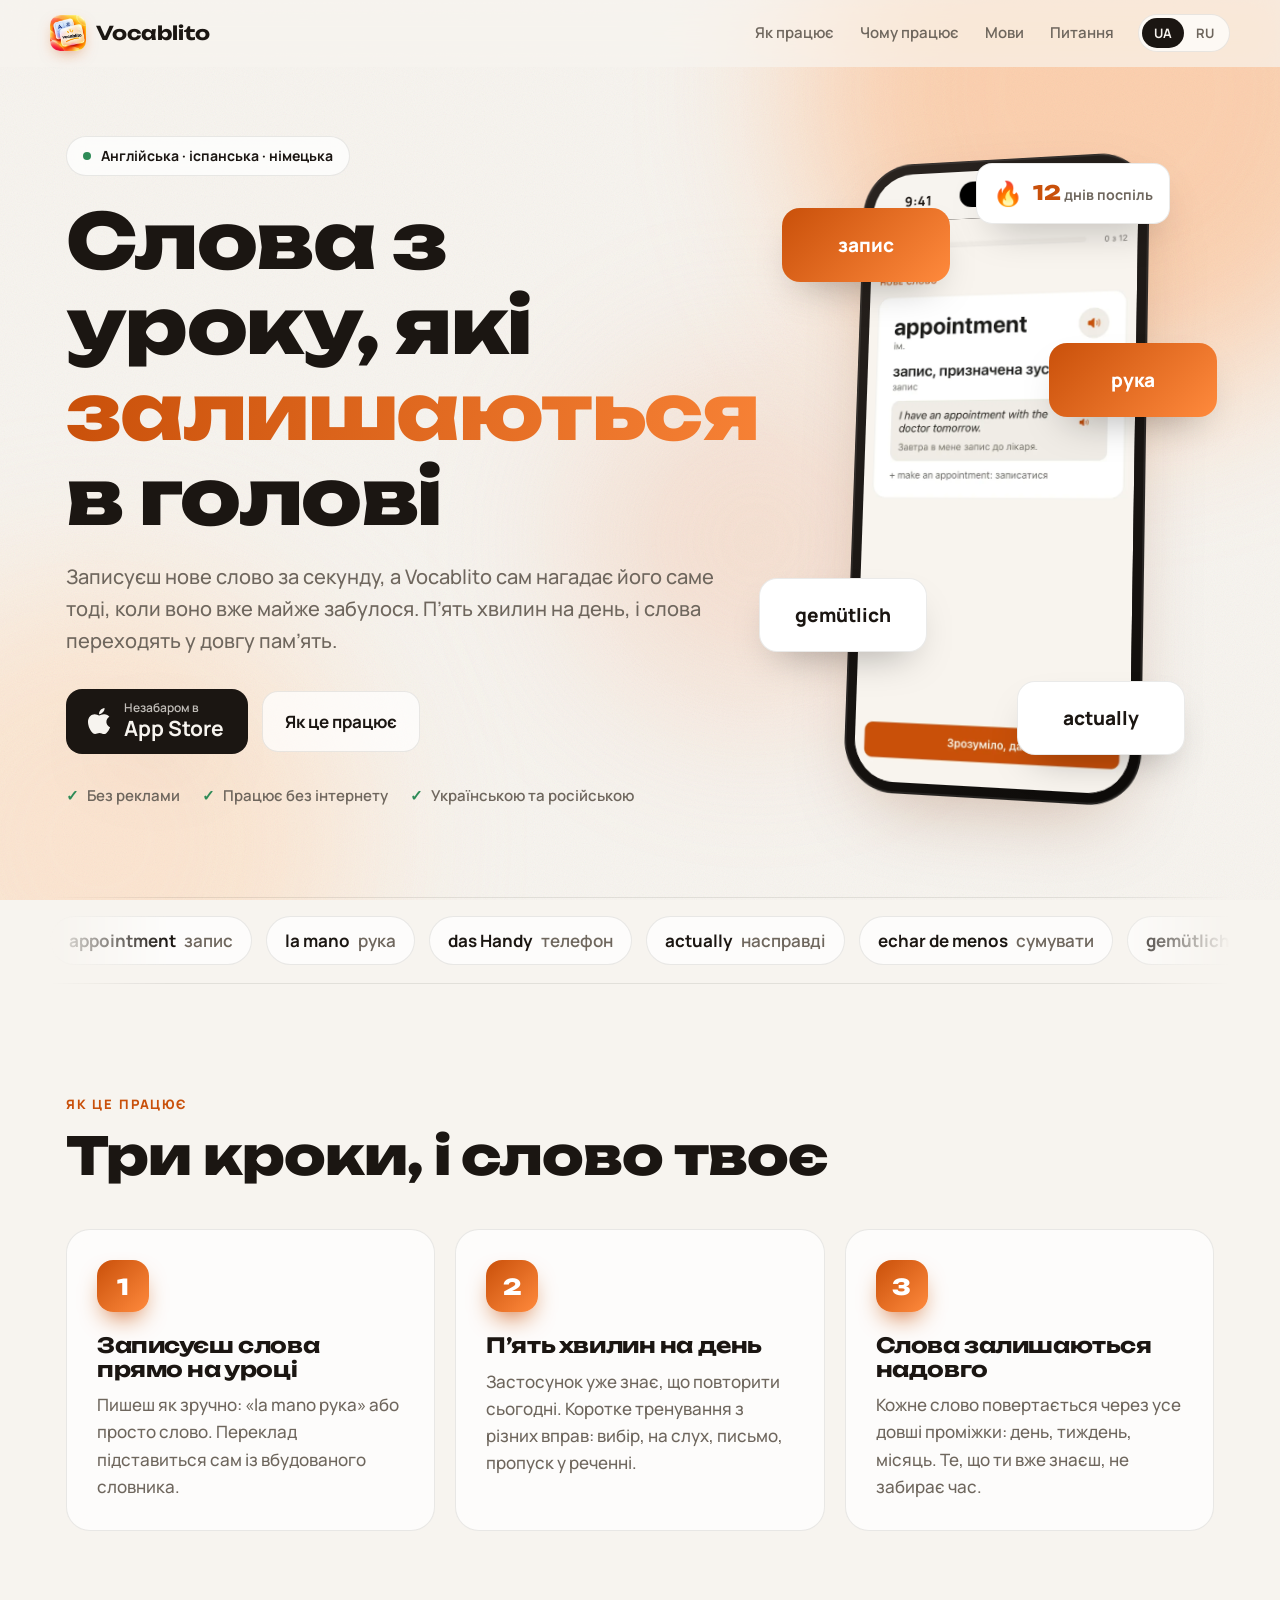
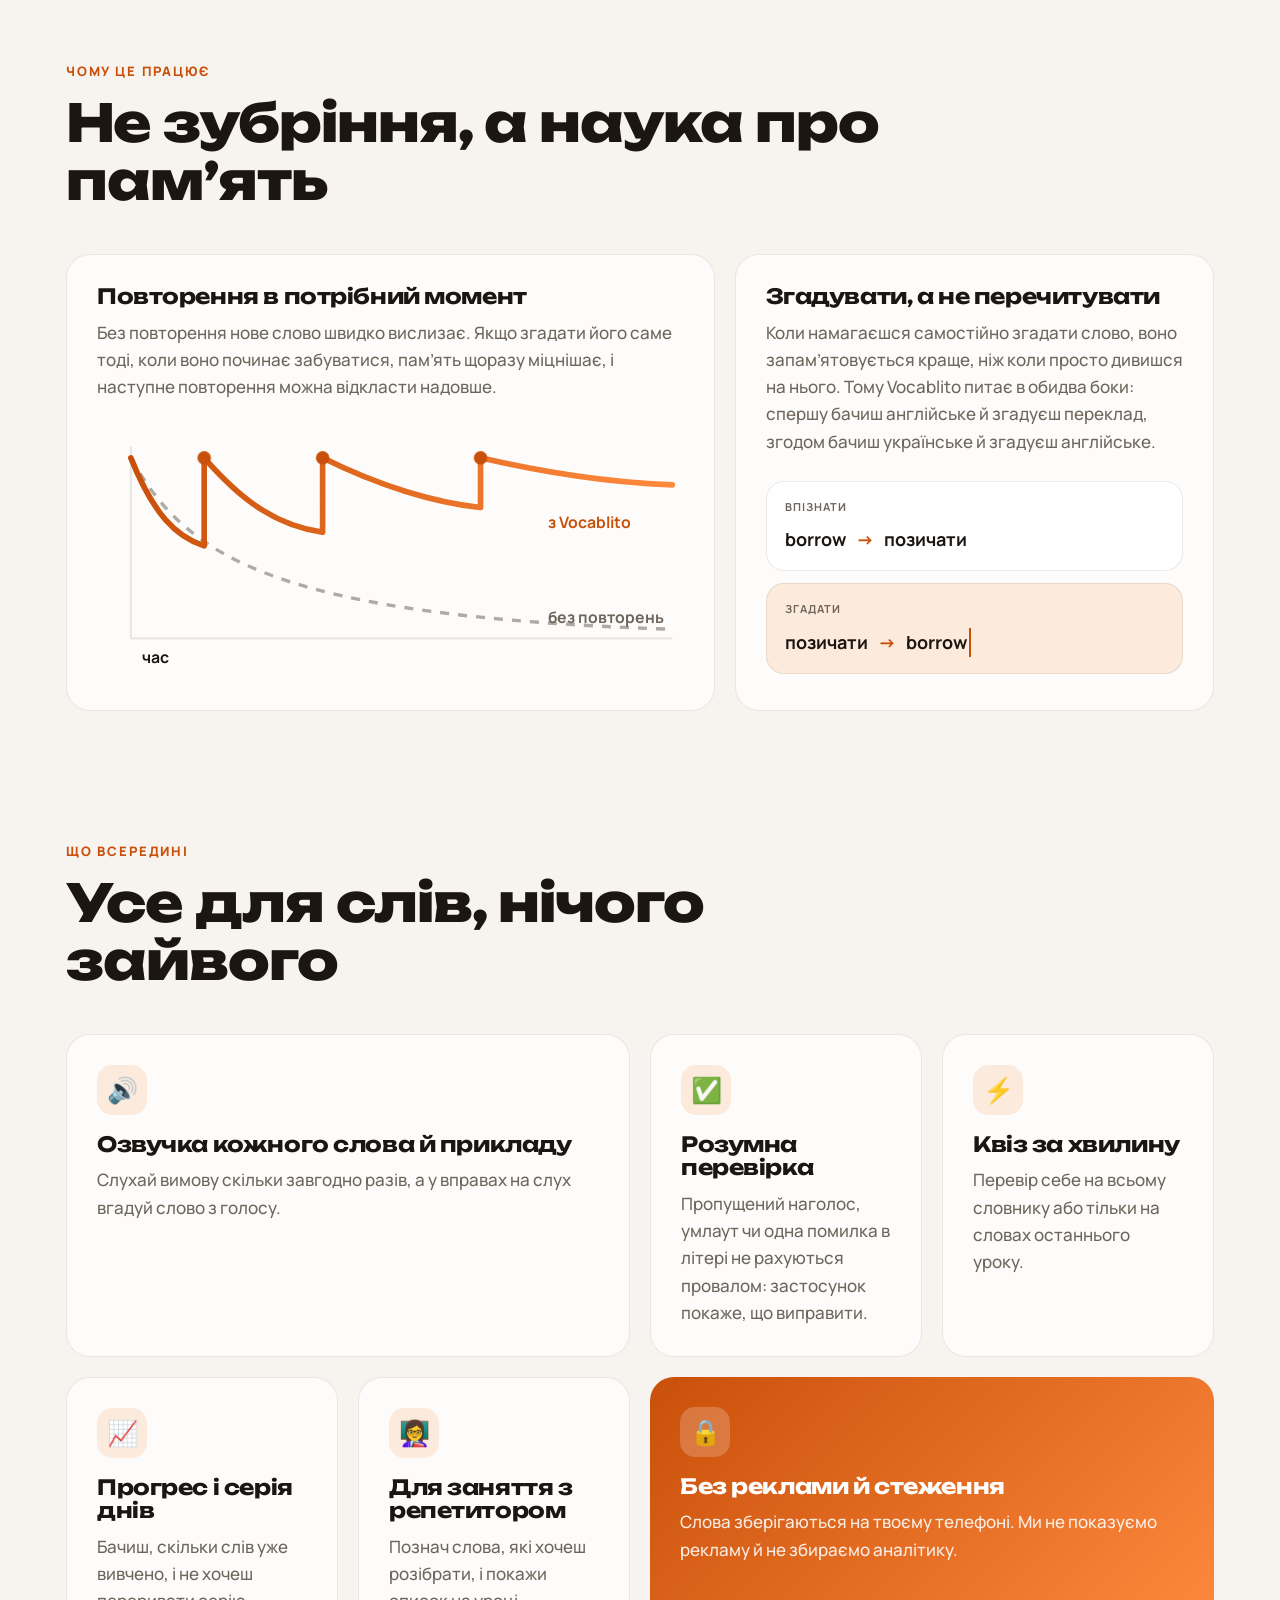
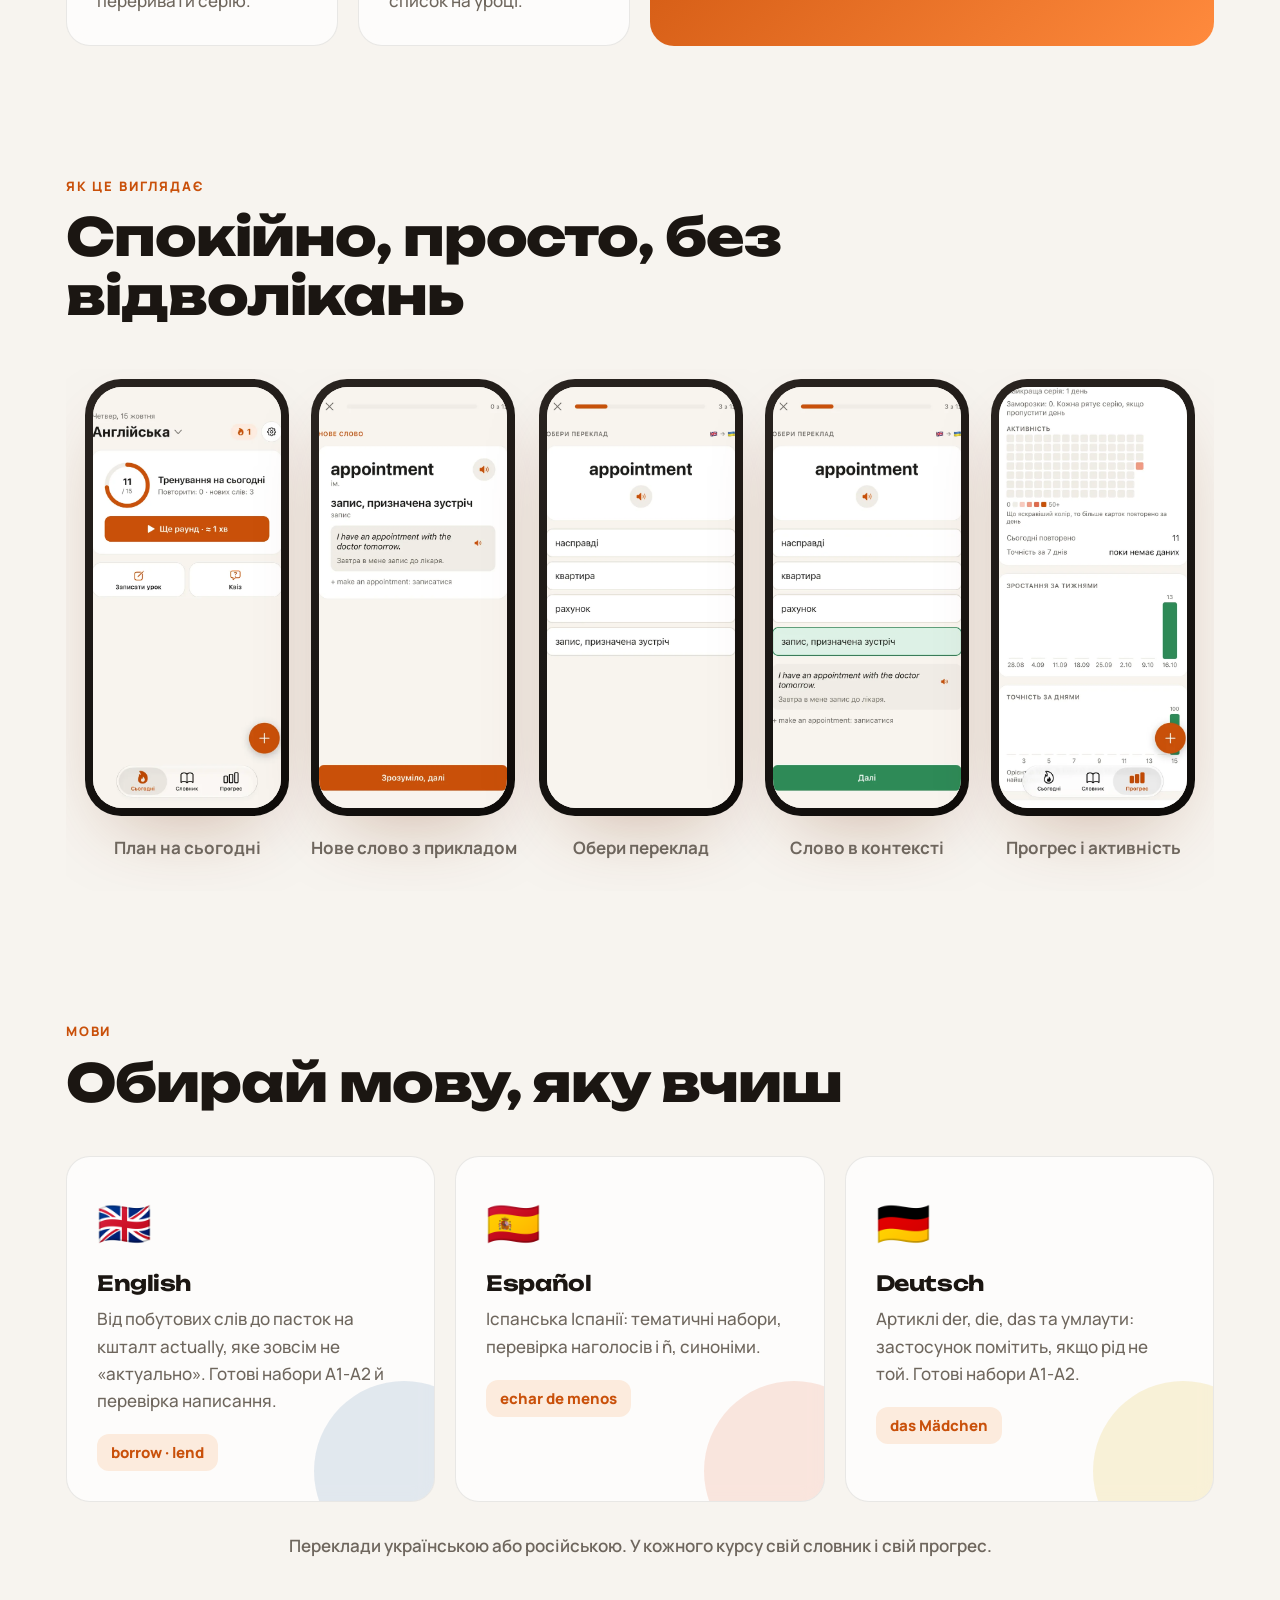
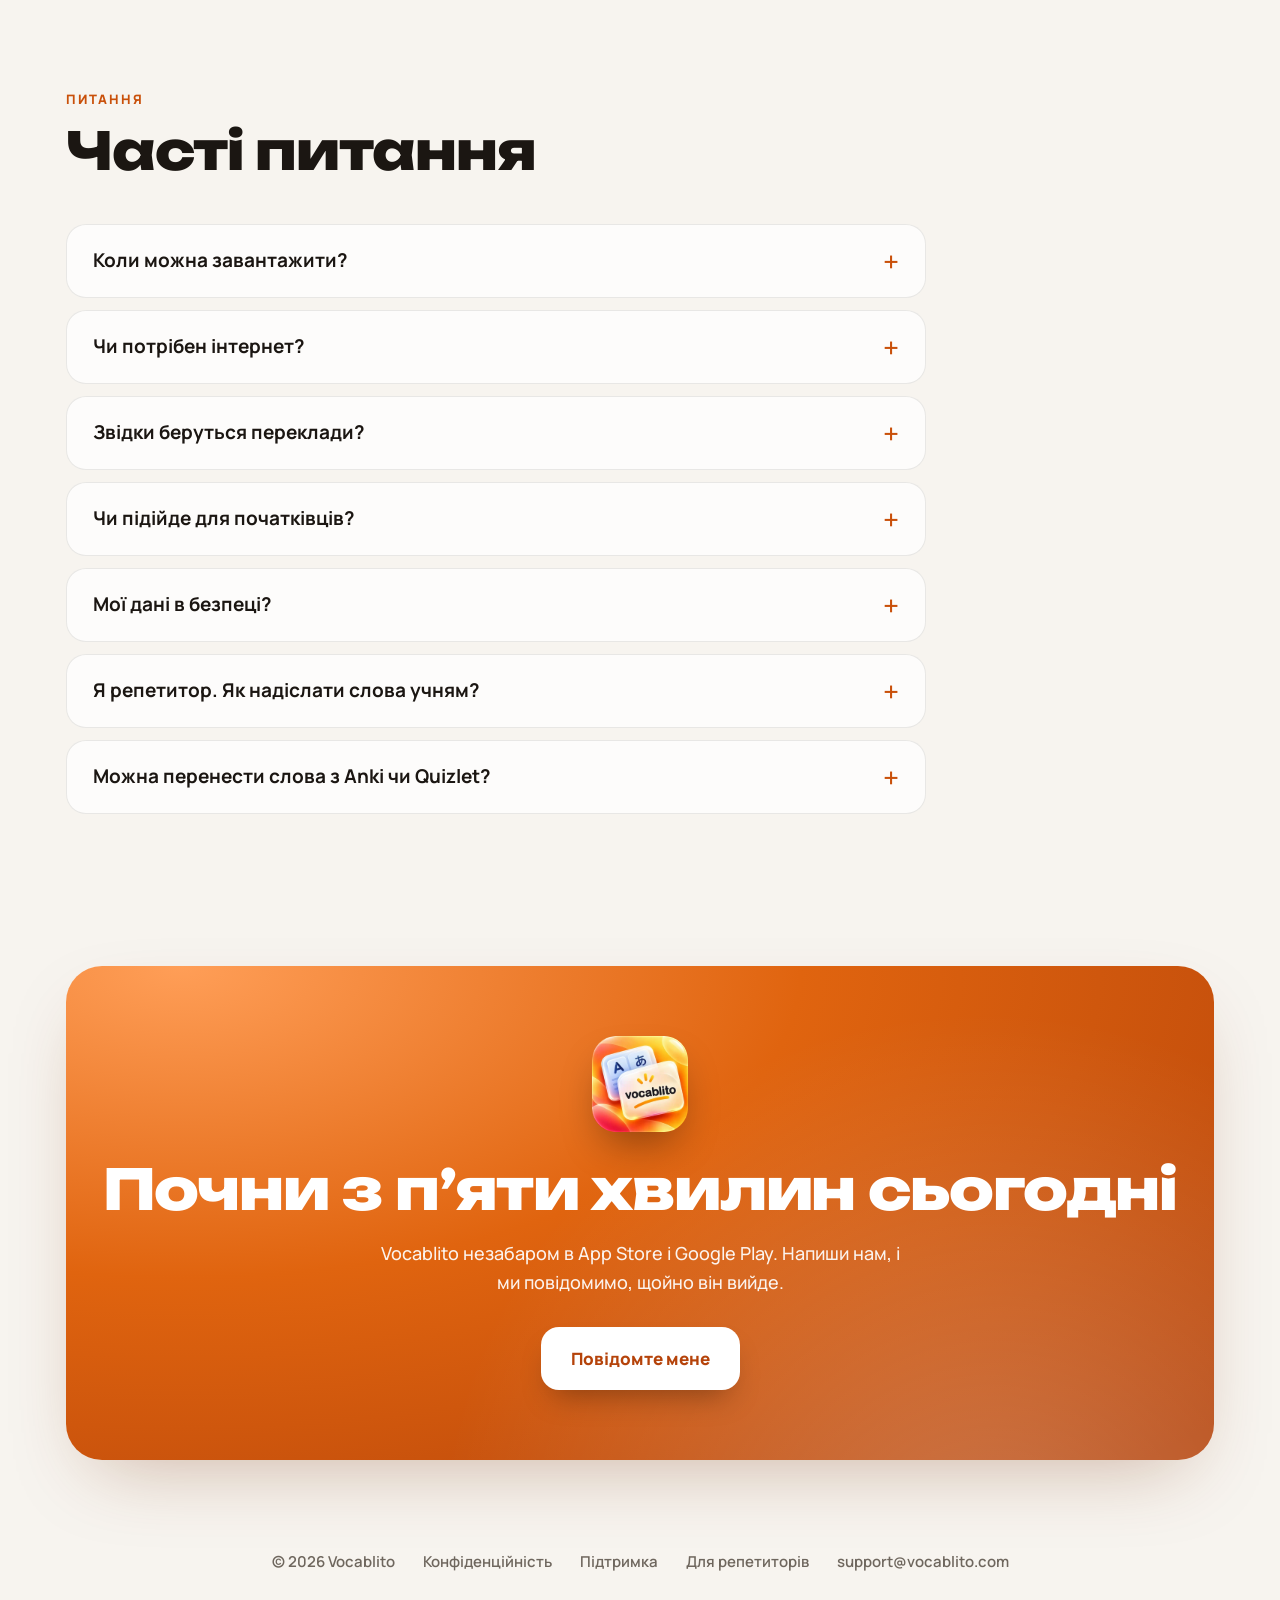
<file: index.html>
<!doctype html>
<html lang="uk">
<head>
<meta charset="utf-8">
<meta name="viewport" content="width=device-width,initial-scale=1,viewport-fit=cover">
<title>Vocablito: слова з уроку, які залишаються в голові</title>
<meta name="description" content="Vocablito допомагає запам’ятати слова з уроків англійської, іспанської та німецької: п’ять хвилин на день, інтервальні повторення, квіз і озвучка. Українською та російською.">
<meta property="og:title" content="Vocablito: слова з уроку, які залишаються в голові">
<meta property="og:description" content="П’ять хвилин на день, і нові слова англійської, іспанської чи німецької переходять у довгу пам’ять.">
<meta property="og:image" content="https://vocablito.com/img/og.png">
<meta property="og:url" content="https://vocablito.com/">
<meta name="twitter:card" content="summary_large_image">
<meta name="theme-color" content="#F7F4EF" media="(prefers-color-scheme: light)">
<meta name="theme-color" content="#14100D" media="(prefers-color-scheme: dark)">
<link rel="icon" href="icon.png">
<link rel="apple-touch-icon" href="img/apple-touch-icon.png">
<link rel="preconnect" href="https://fonts.googleapis.com">
<link rel="preconnect" href="https://fonts.gstatic.com" crossorigin>
<link href="https://fonts.googleapis.com/css2?family=Manrope:wght@400;500;600;700;800&family=Unbounded:wght@500;700;800&display=swap" rel="stylesheet">
<link rel="stylesheet" href="site.css">
</head>
<body>
<div class="bg" aria-hidden="true"><i class="blob b1"></i><i class="blob b2"></i><i class="blob b3"></i><i class="grain"></i></div>

<header class="top">
  <a class="brand" href="#top"><img src="img/icon.webp" alt="" width="36" height="36"><span>Vocablito</span></a>
  <nav class="links">
    <a href="#how" data-t="nav.how">Як працює</a>
    <a href="#why" data-t="nav.why">Чому працює</a>
    <a href="#langs" data-t="nav.langs">Мови</a>
    <a href="#faq" data-t="nav.faq">Питання</a>
  </nav>
  <div class="lang" role="group" aria-label="Мова сайту">
    <button data-lang="uk" aria-pressed="true">UA</button><button data-lang="ru" aria-pressed="false">RU</button>
  </div>
</header>

<main id="top">
  <!-- HERO -->
  <section class="hero">
    <div class="hero-text">
      <p class="pill reveal"><span class="dot"></span><span data-t="hero.pill">Англійська · іспанська · німецька</span></p>
      <h1 class="reveal" data-t-html="hero.title">Слова з уроку, які <em>залишаються</em> в голові</h1>
      <p class="lead reveal" data-t="hero.lead">Записуєш нове слово за секунду, а Vocablito сам нагадає його саме тоді, коли воно вже майже забулося. П’ять хвилин на день, і слова переходять у довгу пам’ять.</p>
      <div class="cta reveal">
        <a class="store" href="#soon" aria-describedby="soon-note">
          <svg viewBox="0 0 384 512" aria-hidden="true"><path fill="currentColor" d="M318.7 268.7c-.2-36.7 16.4-64.4 50-84.8-18.8-26.9-47.2-41.7-84.7-44.6-35.5-2.8-74.3 20.7-88.5 20.7-15 0-49.4-19.7-76.4-19.7C63.3 141.2 4 184.8 4 273.5q0 39.3 14.4 81.2c12.8 36.7 59 126.7 107.2 125.2 25.2-.6 43-17.9 75.8-17.9 31.8 0 48.3 17.9 76.4 17.9 48.6-.7 90.4-82.5 102.6-119.3-65.2-30.7-61.7-90-61.7-91.9zm-56.6-164.2c27.3-32.4 24.8-61.9 24-72.5-24.1 1.4-52 16.4-67.9 34.9-17.5 19.8-27.8 44.3-25.6 71.9 26.1 2 49.9-11.4 69.5-34.3z"/></svg>
          <span><small data-t="store.small">Незабаром в</small><b>App Store</b></span>
        </a>
        <a class="ghost" href="#how" data-t="hero.more">Як це працює</a>
      </div>
      <ul class="ticks reveal">
        <li data-t="tick.1">Без реклами</li>
        <li data-t="tick.2">Працює без інтернету</li>
        <li data-t="tick.3">Українською та російською</li>
      </ul>
    </div>

    <div class="hero-visual" id="stage">
      <div class="phone tilt">
        <div class="island"></div>
        <div class="status"><span>9:41</span><span class="sb"><i></i><i></i><i></i><i></i></span></div>
        <div class="screens">
          <img src="img/card.webp" alt="Нове слово appointment з перекладом і прикладом" class="on">
          <img src="img/choice.webp" alt="Вправа: обери переклад слова appointment">
          <img src="img/correct.webp" alt="Правильна відповідь з прикладом у контексті">
          <img src="img/home.webp" alt="Головний екран з планом тренування на сьогодні">
        </div>
      </div>
      <div class="flip f1"><div class="in"><b>appointment</b><span data-t="fl.1">запис</span></div></div>
      <div class="flip f2"><div class="in"><b>la mano</b><span data-t="fl.2">рука</span></div></div>
      <div class="flip f3"><div class="in"><b>gemütlich</b><span data-t="fl.3">затишний</span></div></div>
      <div class="flip f4"><div class="in"><b>actually</b><span data-t="fl.4">насправді</span></div></div>
      <div class="streak"><span class="fire">🔥</span><span><b>12</b> <small data-t="streak">днів поспіль</small></span></div>
    </div>
  </section>

  <!-- MARQUEE -->
  <div class="marquee" aria-hidden="true"><div class="track" id="track"></div></div>

  <!-- HOW -->
  <section id="how" class="section">
    <p class="kicker reveal" data-t="how.kicker">Як це працює</p>
    <h2 class="reveal" data-t="how.title">Три кроки, і слово твоє</h2>
    <div class="steps">
      <article class="step reveal"><span class="num">1</span><h3 data-t="how.1.t">Записуєш слова прямо на уроці</h3><p data-t="how.1.p">Пишеш як зручно: «la mano рука» або просто слово. Переклад підставиться сам із вбудованого словника.</p></article>
      <article class="step reveal"><span class="num">2</span><h3 data-t="how.2.t">П’ять хвилин на день</h3><p data-t="how.2.p">Застосунок уже знає, що повторити сьогодні. Коротке тренування з різних вправ: вибір, на слух, письмо, пропуск у реченні.</p></article>
      <article class="step reveal"><span class="num">3</span><h3 data-t="how.3.t">Слова залишаються надовго</h3><p data-t="how.3.p">Кожне слово повертається через усе довші проміжки: день, тиждень, місяць. Те, що ти вже знаєш, не забирає час.</p></article>
    </div>
  </section>

  <!-- WHY -->
  <section id="why" class="section why">
    <p class="kicker reveal" data-t="why.kicker">Чому це працює</p>
    <h2 class="reveal" data-t="why.title">Не зубріння, а наука про пам’ять</h2>
    <div class="why-grid">
      <article class="panel reveal">
        <h3 data-t="why.1.t">Повторення в потрібний момент</h3>
        <p data-t="why.1.p">Без повторення нове слово швидко вислизає. Якщо згадати його саме тоді, коли воно починає забуватися, пам’ять щоразу міцнішає, і наступне повторення можна відкласти надовше.</p>
        <svg class="curve" viewBox="0 0 520 220" role="img" aria-label="Крива забування з повтореннями">
          <defs><linearGradient id="g1" x1="0" x2="1"><stop offset="0" stop-color="var(--accent)"/><stop offset="1" stop-color="var(--accent2)"/></linearGradient></defs>
          <line x1="30" y1="190" x2="510" y2="190" class="axis"/><line x1="30" y1="20" x2="30" y2="190" class="axis"/>
          <path class="forget" d="M30 30 C 80 120, 160 170, 510 182"/>
          <path class="learn" d="M30 30 C 50 80, 70 100, 95 108 L95 30 C 130 70, 160 90, 200 96 L200 30 C 250 55, 300 70, 340 74 L340 30 C 400 44, 460 52, 510 54"/>
          <g class="marks"><circle cx="95" cy="30" r="6"/><circle cx="200" cy="30" r="6"/><circle cx="340" cy="30" r="6"/></g>
          <text x="40" y="212" class="lbl" data-t="why.curve.x">час</text>
          <text x="400" y="176" class="lbl muted" data-t="why.curve.a">без повторень</text>
          <text x="400" y="92" class="lbl acc" data-t="why.curve.b">з Vocablito</text>
        </svg>
      </article>
      <article class="panel reveal">
        <h3 data-t="why.2.t">Згадувати, а не перечитувати</h3>
        <p data-t="why.2.p">Коли намагаєшся самостійно згадати слово, воно запам’ятовується краще, ніж коли просто дивишся на нього. Тому Vocablito питає в обидва боки: спершу бачиш англійське й згадуєш переклад, згодом бачиш українське й згадуєш англійське.</p>
        <div class="dir">
          <div class="chip-card"><small data-t="why.dir.a">впізнати</small><b>borrow</b><span>→</span><b data-t="why.dir.a2">позичати</b></div>
          <div class="chip-card alt"><small data-t="why.dir.b">згадати</small><b data-t="why.dir.b2">позичати</b><span>→</span><b class="typing">borrow</b></div>
        </div>
      </article>
    </div>
  </section>

  <!-- FEATURES -->
  <section class="section">
    <p class="kicker reveal" data-t="feat.kicker">Що всередині</p>
    <h2 class="reveal" data-t="feat.title">Усе для слів, нічого зайвого</h2>
    <div class="bento">
      <article class="tile big reveal"><span class="ic">🔊</span><h3 data-t="f.1.t">Озвучка кожного слова й прикладу</h3><p data-t="f.1.p">Слухай вимову скільки завгодно разів, а у вправах на слух вгадуй слово з голосу.</p><div class="wave" aria-hidden="true"><i></i><i></i><i></i><i></i><i></i><i></i><i></i><i></i><i></i><i></i><i></i><i></i><i></i><i></i><i></i><i></i><i></i><i></i><i></i><i></i><i></i><i></i><i></i><i></i><i></i><i></i><i></i><i></i></div></article>
      <article class="tile reveal"><span class="ic">✅</span><h3 data-t="f.2.t">Розумна перевірка</h3><p data-t="f.2.p">Пропущений наголос, умлаут чи одна помилка в літері не рахуються провалом: застосунок покаже, що виправити.</p></article>
      <article class="tile reveal"><span class="ic">⚡</span><h3 data-t="f.3.t">Квіз за хвилину</h3><p data-t="f.3.p">Перевір себе на всьому словнику або тільки на словах останнього уроку.</p></article>
      <article class="tile reveal"><span class="ic">📈</span><h3 data-t="f.4.t">Прогрес і серія днів</h3><p data-t="f.4.p">Бачиш, скільки слів уже вивчено, і не хочеш переривати серію.</p></article>
      <article class="tile reveal"><span class="ic">👩‍🏫</span><h3 data-t="f.5.t">Для заняття з репетитором</h3><p data-t="f.5.p">Познач слова, які хочеш розібрати, і покажи список на уроці.</p></article>
      <article class="tile big alt reveal"><span class="ic">🔒</span><h3 data-t="f.6.t">Без реклами й стеження</h3><p data-t="f.6.p">Слова зберігаються на твоєму телефоні. Ми не показуємо рекламу й не збираємо аналітику.</p></article>
    </div>
  </section>

  <!-- SCREENS -->
  <section class="section">
    <p class="kicker reveal" data-t="scr.kicker">Як це виглядає</p>
    <h2 class="reveal" data-t="scr.title">Спокійно, просто, без відволікань</h2>
    <div class="gallery" id="gallery">
      <figure class="reveal"><div class="mini"><img src="img/home.webp" alt="" loading="lazy"></div><figcaption data-t="scr.1">План на сьогодні</figcaption></figure>
      <figure class="reveal"><div class="mini"><img src="img/card.webp" alt="" loading="lazy"></div><figcaption data-t="scr.2">Нове слово з прикладом</figcaption></figure>
      <figure class="reveal"><div class="mini"><img src="img/choice.webp" alt="" loading="lazy"></div><figcaption data-t="scr.3">Обери переклад</figcaption></figure>
      <figure class="reveal"><div class="mini"><img src="img/correct.webp" alt="" loading="lazy"></div><figcaption data-t="scr.4">Слово в контексті</figcaption></figure>
      <figure class="reveal"><div class="mini"><img src="img/progress.webp" alt="" loading="lazy"></div><figcaption data-t="scr.5">Прогрес і активність</figcaption></figure>
    </div>
  </section>

  <!-- LANGS -->
  <section id="langs" class="section">
    <p class="kicker reveal" data-t="lang.kicker">Мови</p>
    <h2 class="reveal" data-t="lang.title">Обирай мову, яку вчиш</h2>
    <div class="langs">
      <article class="lang-card en reveal"><span class="flag">🇬🇧</span><h3>English</h3><p data-t="lang.en">Від побутових слів до пасток на кшталт actually, яке зовсім не «актуально». Готові набори A1-A2 й перевірка написання.</p><code>borrow · lend</code></article>
      <article class="lang-card es reveal"><span class="flag">🇪🇸</span><h3>Español</h3><p data-t="lang.es">Іспанська Іспанії: тематичні набори, перевірка наголосів і ñ, синоніми.</p><code>echar de menos</code></article>
      <article class="lang-card de reveal"><span class="flag">🇩🇪</span><h3>Deutsch</h3><p data-t="lang.de">Артиклі der, die, das та умлаути: застосунок помітить, якщо рід не той. Готові набори A1-A2.</p><code>das Mädchen</code></article>
    </div>
    <p class="note reveal" data-t="lang.note">Переклади українською або російською. У кожного курсу свій словник і свій прогрес.</p>
  </section>

  <!-- FAQ -->
  <section id="faq" class="section faq">
    <p class="kicker reveal" data-t="faq.kicker">Питання</p>
    <h2 class="reveal" data-t="faq.title">Часті питання</h2>
    <details class="reveal"><summary data-t="q.1">Коли можна завантажити?</summary><p data-t="a.1">Vocablito зараз на фінальному тестуванні й незабаром з’явиться в App Store для iPhone і в Google Play для Android.</p></details>
    <details class="reveal"><summary data-t="q.2">Чи потрібен інтернет?</summary><p data-t="a.2">Ні. Слова, повторення й озвучка працюють на телефоні без мережі.</p></details>
    <details class="reveal"><summary data-t="q.3">Звідки беруться переклади?</summary><p data-t="a.3">Вбудований словник підказує переклад, коли ти додаєш слово. Його завжди можна змінити на свій.</p></details>
    <details class="reveal"><summary data-t="q.4">Чи підійде для початківців?</summary><p data-t="a.4">Так. Можна почати з готових слів: приклади в них рівня A1-A2.</p></details>
    <details class="reveal"><summary data-t="q.5">Мої дані в безпеці?</summary><p><span data-t="a.5">Слова зберігаються на твоєму телефоні. Ми не продаємо й не передаємо дані.</span> <a href="privacy.html" data-t="a.5l">Політика конфіденційності</a></p></details>
    <details class="reveal"><summary data-t="q.6">Я репетитор. Як надіслати слова учням?</summary><p><span data-t="a.6">У Vocablito є кабінет репетитора: учні підключаються за кодом, а ти бачиш їхній прогрес і складні слова й надсилаєш слова з уроку прямо в застосунок. Без застосунку теж можна: встав слова на сторінці для репетиторів і надішли учню посилання.</span> <a href="l/" data-t="a.6l">Створити список</a></p></details>
    <details class="reveal"><summary data-t="q.7">Можна перенести слова з Anki чи Quizlet?</summary><p data-t="a.7">Так. Експортуй колоду як текст, і Vocablito додасть картки, перевіривши повтори та помилки. Прогрес повторень починається заново.</p></details>
  </section>

  <!-- FINAL CTA -->
  <section class="final reveal" id="soon">
    <img src="img/icon.webp" alt="" width="96" height="96" class="final-icon">
    <h2 data-t="end.title">Почни з п’яти хвилин сьогодні</h2>
    <p id="soon-note" data-t="end.p">Vocablito незабаром в App Store і Google Play. Напиши нам, і ми повідомимо, щойно він вийде.</p>
    <a class="btn" href="mailto:support@vocablito.com?subject=Vocablito" data-t="end.btn">Повідомте мене</a>
  </section>
</main>

<footer class="foot">
  <span>© 2026 Vocablito</span>
  <a href="privacy.html" data-t="foot.privacy">Конфіденційність</a>
  <a href="support.html" data-t="foot.support">Підтримка</a>
  <a href="l/" data-t="foot.tutors">Для репетиторів</a>
  <a href="mailto:support@vocablito.com">support@vocablito.com</a>
</footer>

<script src="site.js" defer></script>
</body>
</html>
</file>
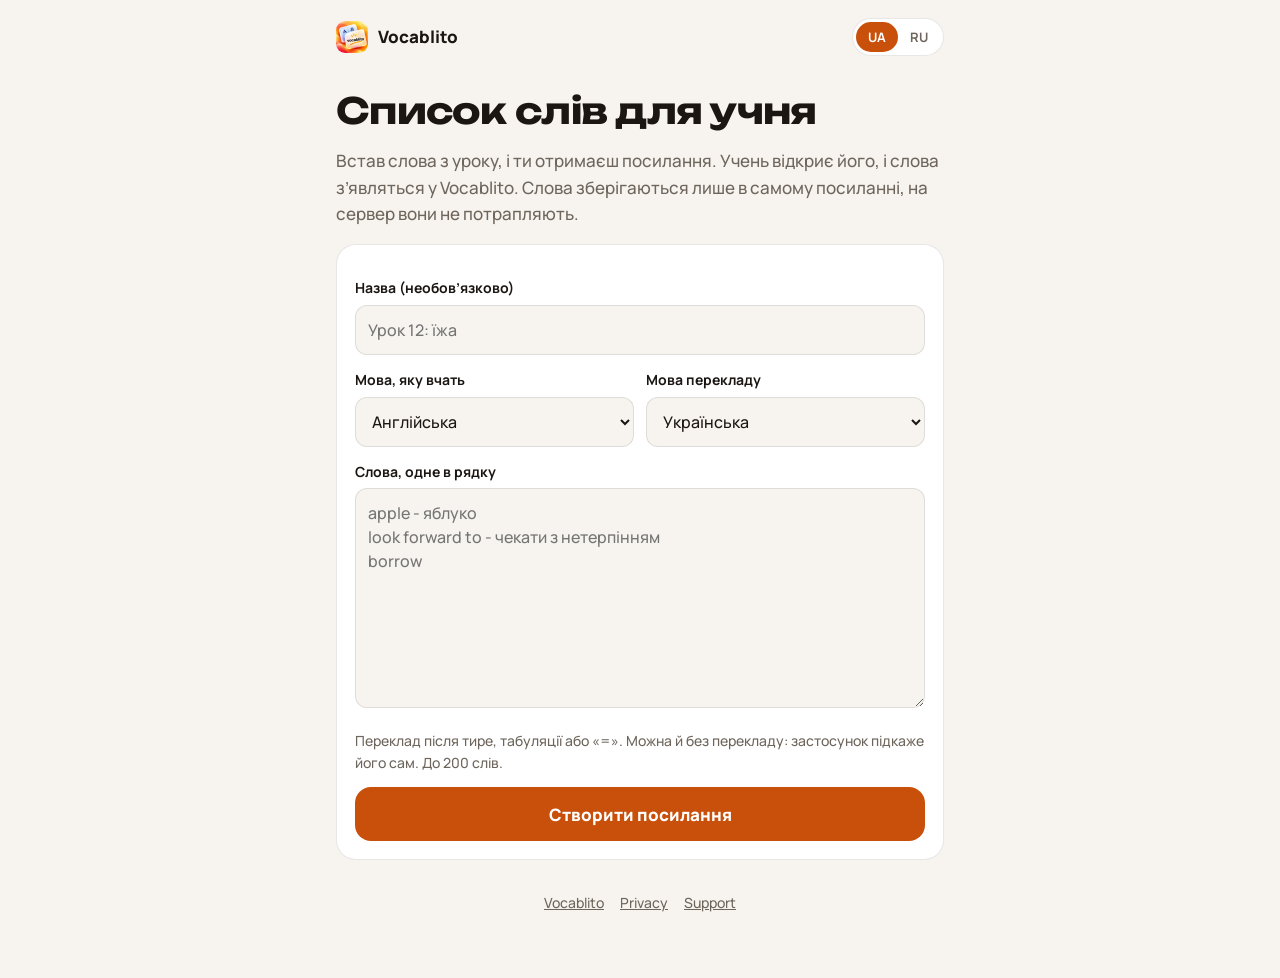
<file: l/index.html>
<!doctype html>
<html lang="uk">
<head>
<meta charset="utf-8">
<meta name="viewport" content="width=device-width,initial-scale=1,viewport-fit=cover">
<meta name="robots" content="noindex">
<meta name="referrer" content="no-referrer">
<title>Слова з уроку · Vocablito</title>
<meta name="description" content="Список слів з уроку для Vocablito.">
<meta property="og:title" content="Слова з уроку · Vocablito">
<meta property="og:description" content="Відкрий список у Vocablito, і слова з уроку будуть у твоєму словнику.">
<meta property="og:image" content="https://vocablito.com/img/og.png">
<meta name="theme-color" content="#F7F4EF" media="(prefers-color-scheme: light)">
<meta name="theme-color" content="#14100D" media="(prefers-color-scheme: dark)">
<link rel="icon" href="../icon.png">
<link rel="apple-touch-icon" href="../img/apple-touch-icon.png">
<link rel="preconnect" href="https://fonts.googleapis.com">
<link rel="preconnect" href="https://fonts.gstatic.com" crossorigin>
<link href="https://fonts.googleapis.com/css2?family=Manrope:wght@500;600;700;800&family=Unbounded:wght@700&display=swap" rel="stylesheet">
<style>
:root {
  --bg: #F7F4EF; --card: #fff; --ink: #1B1612; --muted: #6E665D; --line: rgba(27, 22, 18, .1);
  --accent: #C9500A; --soft: #FCEBDD; --green: #2E8B57; --danger: #B3261E; color-scheme: light;
}
@media (prefers-color-scheme: dark) {
  :root:not([data-theme="light"]) {
    --bg: #14100D; --card: #241C16; --ink: #F6F1EA; --muted: #B3A99D; --line: rgba(255, 255, 255, .1);
    --accent: #FF8A3D; --soft: #3A2414; --green: #5CC08A; --danger: #FF8A80; color-scheme: dark;
  }
}
:root[data-theme="dark"] {
  --bg: #14100D; --card: #241C16; --ink: #F6F1EA; --muted: #B3A99D; --line: rgba(255, 255, 255, .1);
  --accent: #FF8A3D; --soft: #3A2414; --green: #5CC08A; --danger: #FF8A80; color-scheme: dark;
}
* { box-sizing: border-box; }
body {
  margin: 0; background: var(--bg); color: var(--ink);
  font: 500 17px/1.55 Manrope, -apple-system, BlinkMacSystemFont, "Segoe UI", Roboto, sans-serif;
  -webkit-font-smoothing: antialiased;
}
header { display: flex; align-items: center; justify-content: space-between; gap: 12px; max-width: 640px; margin: 0 auto; padding: 18px 16px; }
.brand { display: flex; align-items: center; gap: 10px; font-weight: 800; text-decoration: none; color: inherit; }
.brand img { width: 32px; height: 32px; border-radius: 9px; }
.lang { display: flex; background: var(--card); border: 1px solid var(--line); border-radius: 999px; padding: 3px; }
.lang button { border: 0; background: none; color: var(--muted); font: 700 13px Manrope, sans-serif; padding: 6px 12px; border-radius: 999px; cursor: pointer; }
.lang button[aria-pressed="true"] { background: var(--accent); color: #fff; }
main { max-width: 640px; margin: 0 auto; padding: 8px 16px 64px; }
h1 { font: 700 clamp(26px, 6vw, 36px)/1.15 Unbounded, Manrope, sans-serif; letter-spacing: -.02em; margin: 8px 0 6px; overflow-wrap: anywhere; }
.muted { color: var(--muted); }
.small { font-size: 14px; }
.card { background: var(--card); border: 1px solid var(--line); border-radius: 20px; padding: 18px; margin: 16px 0; }
.words { list-style: none; margin: 0; padding: 0; }
.words li { display: flex; flex-wrap: wrap; gap: 4px 12px; padding: 10px 0; border-bottom: 1px solid var(--line); overflow-wrap: anywhere; }
.words li:last-child { border-bottom: 0; }
.words b { font-weight: 700; }
.btn {
  display: flex; align-items: center; justify-content: center; gap: 8px; width: 100%; min-height: 54px; border: 0; border-radius: 16px;
  background: var(--accent); color: #fff; font: 800 17px Manrope, sans-serif; text-decoration: none; cursor: pointer; margin-top: 10px;
}
.btn.secondary { background: var(--soft); color: var(--accent); }
label { display: block; font-weight: 700; font-size: 14px; margin: 14px 0 6px; }
input, select, textarea {
  width: 100%; font: 500 16px/1.5 Manrope, sans-serif; color: var(--ink); background: var(--bg);
  border: 1px solid var(--line); border-radius: 12px; padding: 12px;
}
textarea { min-height: 220px; resize: vertical; }
.row { display: grid; grid-template-columns: 1fr 1fr; gap: 12px; }
.error { color: var(--danger); font-weight: 700; }
.ok { color: var(--green); font-weight: 700; }
[hidden] { display: none !important; }
footer { text-align: center; margin-top: 32px; }
footer a { color: var(--muted); margin: 0 8px; }
</style>
</head>
<body>
<header>
  <a class="brand" href="../"><img src="../img/icon.webp" alt="" width="32" height="32"><span>Vocablito</span></a>
  <div class="lang" role="group" aria-label="Мова сторінки">
    <button data-lang="uk" aria-pressed="true">UA</button><button data-lang="ru" aria-pressed="false">RU</button>
  </div>
</header>

<main>
  <!-- A received list -->
  <section id="view" hidden>
    <p class="muted small" data-t="view.kicker">Слова з уроку</p>
    <h1 id="title"></h1>
    <p class="muted" id="summary"></p>
    <a class="btn" id="open" href="#" data-t="view.open">Відкрити у Vocablito</a>
    <p class="muted small" data-t="view.note">У застосунку можна перевірити кожне слово перед додаванням.</p>
    <div class="card"><ul class="words" id="words"></ul></div>
    <button class="btn secondary" id="copyWords" type="button" data-t="view.copy">Скопіювати список</button>
    <p class="muted small" data-t="view.noApp">Ще немає застосунку? Vocablito допомагає запам’ятати слова з уроку за 5-10 хвилин на день.</p>
    <a class="btn secondary" href="../" data-t="view.about">Про Vocablito</a>
  </section>

  <!-- Broken link -->
  <section id="broken" hidden>
    <h1 data-t="broken.title">Посилання пошкоджене</h1>
    <p class="muted" data-t="broken.text">Схоже, посилання скопіювалося не повністю. Попроси надіслати його ще раз.</p>
  </section>

  <!-- Composer for a tutor -->
  <section id="make" hidden>
    <h1 data-t="make.title">Список слів для учня</h1>
    <p class="muted" data-t="make.lead">Встав слова з уроку, і ти отримаєш посилання. Учень відкриє його, і слова з’являться у Vocablito. Слова зберігаються лише в самому посиланні, на сервер вони не потрапляють.</p>
    <form class="card" id="form" novalidate>
      <label for="name" data-t="make.name">Назва (необов’язково)</label>
      <input id="name" maxlength="80" autocomplete="off" data-t-ph="make.namePh" placeholder="Урок 12: їжа">
      <div class="row">
        <div>
          <label for="target" data-t="make.target">Мова, яку вчать</label>
          <select id="target">
            <option value="en" data-t="lang.en">Англійська</option>
            <option value="es" data-t="lang.es">Іспанська</option>
            <option value="de" data-t="lang.de">Німецька</option>
          </select>
        </div>
        <div>
          <label for="base" data-t="make.base">Мова перекладу</label>
          <select id="base">
            <option value="uk" data-t="lang.uk">Українська</option>
            <option value="ru" data-t="lang.ru">Російська</option>
          </select>
        </div>
      </div>
      <label for="text" data-t="make.words">Слова, одне в рядку</label>
      <textarea id="text" spellcheck="false" data-t-ph="make.wordsPh" placeholder="apple - яблуко&#10;look forward to - чекати з нетерпінням&#10;borrow"></textarea>
      <p class="muted small" data-t="make.hint">Переклад після тире, табуляції або «=». Можна й без перекладу: застосунок підкаже його сам. До 200 слів.</p>
      <p class="error" id="formError" hidden></p>
      <button class="btn" type="submit" data-t="make.go">Створити посилання</button>
    </form>
    <div class="card" id="result" hidden>
      <p class="ok" id="resultCount"></p>
      <input id="link" readonly aria-label="Посилання">
      <button class="btn" id="share" type="button" data-t="make.share">Надіслати</button>
      <button class="btn secondary" id="copy" type="button" data-t="make.copy">Скопіювати посилання</button>
      <a class="btn secondary" id="preview" href="#" data-t="make.preview">Подивитися, як побачить учень</a>
    </div>
  </section>

  <footer class="small"><a href="../">Vocablito</a><a href="../privacy.html">Privacy</a><a href="../support.html">Support</a></footer>
</main>

<script>
(() => {
  'use strict';
  const MAX_WORDS = 200, MAX_TERM = 80, MAX_TR = 160, MAX_TITLE = 80;
  const TARGETS = ['en', 'es', 'de'], BASES = ['uk', 'ru'];

  const RU = {
    'view.kicker': 'Слова с урока', 'view.open': 'Открыть в Vocablito',
    'view.note': 'В приложении можно проверить каждое слово перед добавлением.', 'view.copy': 'Скопировать список',
    'view.noApp': 'Ещё нет приложения? Vocablito помогает запомнить слова с урока за 5-10 минут в день.', 'view.about': 'О Vocablito',
    'broken.title': 'Ссылка повреждена', 'broken.text': 'Похоже, ссылка скопировалась не полностью. Попроси прислать её ещё раз.',
    'make.title': 'Список слов для ученика',
    'make.lead': 'Вставь слова с урока и получишь ссылку. Ученик откроет её, и слова появятся в Vocablito. Слова хранятся только в самой ссылке, на сервер они не попадают.',
    'make.name': 'Название (необязательно)', 'make.namePh': 'Урок 12: еда', 'make.target': 'Язык, который учат', 'make.base': 'Язык перевода',
    'make.words': 'Слова, по одному в строке', 'make.wordsPh': 'apple - яблоко\nlook forward to - ждать с нетерпением\nborrow',
    'make.hint': 'Перевод после тире, табуляции или «=». Можно и без перевода: приложение подскажет его само. До 200 слов.',
    'make.go': 'Создать ссылку', 'make.share': 'Отправить', 'make.copy': 'Скопировать ссылку', 'make.preview': 'Посмотреть, как увидит ученик',
    'lang.en': 'Английский', 'lang.es': 'Испанский', 'lang.de': 'Немецкий', 'lang.uk': 'Украинский', 'lang.ru': 'Русский',
  };
  const UK = {};
  document.querySelectorAll('[data-t]').forEach((el) => (UK[el.dataset.t] = el.textContent));
  document.querySelectorAll('[data-t-ph]').forEach((el) => (UK[el.dataset.tPh] = el.placeholder));
  const TEXT = {
    uk: {
      words: (n) => `${n} ${plural(n, 'слово', 'слова', 'слів')}`, summary: (lang, n) => `${lang} · ${n}`,
      title: 'Слова з уроку', copied: 'Скопійовано', ready: (n) => `Готово: ${n}. Надішли посилання учню.`,
      empty: 'Додай хоча б одне слово.', tooMany: 'Забагато слів: до 200 в одному посиланні.',
      langs: { en: 'Англійська', es: 'Іспанська', de: 'Німецька' }, share: 'Слова з уроку у Vocablito',
    },
    ru: {
      words: (n) => `${n} ${plural(n, 'слово', 'слова', 'слов')}`, summary: (lang, n) => `${lang} · ${n}`,
      title: 'Слова с урока', copied: 'Скопировано', ready: (n) => `Готово: ${n}. Отправь ссылку ученику.`,
      empty: 'Добавь хотя бы одно слово.', tooMany: 'Слишком много слов: до 200 в одной ссылке.',
      langs: { en: 'Английский', es: 'Испанский', de: 'Немецкий' }, share: 'Слова с урока в Vocablito',
    },
  };
  function plural(n, one, few, many) {
    const m10 = n % 10, m100 = n % 100;
    if (m10 === 1 && m100 !== 11) return one;
    if (m10 >= 2 && m10 <= 4 && (m100 < 12 || m100 > 14)) return few;
    return many;
  }

  // ---------- base64url + UTF-8 (same format as the app) ----------
  function encode(s) {
    const bytes = new TextEncoder().encode(s);
    let bin = '';
    bytes.forEach((b) => (bin += String.fromCharCode(b)));
    return btoa(bin).replace(/\+/g, '-').replace(/\//g, '_').replace(/=+$/, '');
  }
  function decode(data) {
    if (!/^[A-Za-z0-9_-]+$/.test(data) || data.length % 4 === 1 || data.length > 40000) return null;
    try {
      const bin = atob(data.replace(/-/g, '+').replace(/_/g, '/'));
      return new TextDecoder('utf-8', { fatal: true }).decode(Uint8Array.from(bin, (c) => c.charCodeAt(0)));
    } catch (e) { return null; }
  }
  function clean(v, max) {
    if (typeof v !== 'string') return null;
    const s = v.replace(/[\u0000-\u001f\u007f\u200b-\u200f\u2028-\u202e\u2066-\u2069]/g, ' ').replace(/\s+/g, ' ').trim();
    return s.length <= max ? s : null;
  }
  function parseList(data) {
    const json = decode(data);
    if (json == null) return null;
    let o;
    try { o = JSON.parse(json); } catch (e) { return null; }
    if (!o || o.v !== 1 || !TARGETS.includes(o.t) || !BASES.includes(o.b) || !Array.isArray(o.w)) return null;
    const title = o.n == null ? '' : clean(o.n, MAX_TITLE);
    if (title == null || !o.w.length || o.w.length > MAX_WORDS) return null;
    const words = [];
    for (const item of o.w) {
      if (!Array.isArray(item) || item.length < 1 || item.length > 2) return null;
      const term = clean(item[0], MAX_TERM), tr = item.length > 1 ? clean(item[1], MAX_TR) : '';
      if (!term || tr == null) return null;
      words.push([term, tr]);
    }
    return { target: o.t, base: o.b, title, words };
  }

  // ---------- language ----------
  let lang = 'uk';
  function setLang(next) {
    lang = next;
    const dict = next === 'ru' ? RU : UK;
    document.documentElement.lang = next;
    document.querySelectorAll('[data-t]').forEach((el) => { const v = dict[el.dataset.t]; if (v != null) el.textContent = v; });
    document.querySelectorAll('[data-t-ph]').forEach((el) => { const v = dict[el.dataset.tPh]; if (v != null) el.placeholder = v; });
    document.querySelectorAll('.lang button').forEach((b) => b.setAttribute('aria-pressed', String(b.dataset.lang === next)));
    try { localStorage.setItem('vocablito-lang', next); } catch (e) { /* private mode */ }
    render();
  }

  const $ = (id) => document.getElementById(id);
  let list = null;
  let made = null;

  function render() {
    const T = TEXT[lang];
    if (list) {
      $('title').textContent = list.title || T.title;
      $('summary').textContent = T.summary(T.langs[list.target], T.words(list.words.length));
      document.title = `${list.title || T.title} · Vocablito`;
    }
    if (made) $('resultCount').textContent = T.ready(T.words(made.count));
  }

  function showList(data) {
    list = parseList(data);
    $('make').hidden = true;
    $('view').hidden = !list;
    $('broken').hidden = !!list;
    if (!list) { document.title = 'Vocablito'; return; }
    const ul = $('words');
    ul.textContent = '';
    for (const [term, tr] of list.words) {
      const li = document.createElement('li');
      const b = document.createElement('b');
      b.textContent = term;
      li.appendChild(b);
      if (tr) { const s = document.createElement('span'); s.className = 'muted'; s.textContent = tr; li.appendChild(s); }
      ul.appendChild(li);
    }
    $('open').href = `palabrita://list?d=${data}`;
    render();
  }

  // ---------- composer ----------
  const SEPS = ['\t', ' — ', ' – ', ' - ', ' = ', '—', '–', '=', ': '];
  function splitLine(line) {
    for (const sep of SEPS) {
      const i = line.indexOf(sep);
      if (i > 0) return [line.slice(0, i), line.slice(i + sep.length)];
    }
    return [line, ''];
  }
  $('form').addEventListener('submit', (e) => {
    e.preventDefault();
    const T = TEXT[lang];
    const words = [];
    for (const raw of $('text').value.split(/\r?\n/)) {
      const line = raw.replace(/^\s*(\d+[.)]|[•*·-])\s+/, '').trim();
      if (!line) continue;
      const [a, b] = splitLine(line);
      const term = clean(a, 1000).slice(0, MAX_TERM), tr = clean(b, 1000).slice(0, MAX_TR);
      if (term) words.push(tr ? [term, tr] : [term]);
    }
    const err = $('formError');
    err.hidden = true;
    if (!words.length) { err.textContent = T.empty; err.hidden = false; return; }
    if (words.length > MAX_WORDS) { err.textContent = T.tooMany; err.hidden = false; return; }
    const payload = { v: 1, t: $('target').value, b: $('base').value, n: clean($('name').value, 1000).slice(0, MAX_TITLE), w: words };
    const url = `${location.origin}${location.pathname}#${encode(JSON.stringify(payload))}`;
    made = { url, count: words.length, title: payload.n };
    $('link').value = url;
    $('preview').href = url;
    $('result').hidden = false;
    $('share').hidden = !navigator.share;
    render();
    $('result').scrollIntoView({ behavior: 'smooth', block: 'center' });
  });
  async function copy(text, button) {
    try { await navigator.clipboard.writeText(text); } catch (e) { $('link').select(); document.execCommand('copy'); }
    const old = button.textContent;
    button.textContent = TEXT[lang].copied;
    setTimeout(() => (button.textContent = old), 1500);
  }
  $('copy').addEventListener('click', () => made && copy(made.url, $('copy')));
  $('share').addEventListener('click', () => {
    if (made && navigator.share) navigator.share({ title: made.title || TEXT[lang].share, text: made.title || TEXT[lang].share, url: made.url }).catch(() => {});
  });
  $('copyWords').addEventListener('click', () => list && copy(list.words.map(([a, b]) => (b ? `${a} - ${b}` : a)).join('\n'), $('copyWords')));

  // ---------- route by the hash ----------
  function route() {
    const data = location.hash.slice(1);
    if (data) showList(data);
    else { list = null; document.title = 'Vocablito'; $('view').hidden = true; $('broken').hidden = true; $('make').hidden = false; }
  }
  addEventListener('hashchange', route);

  let saved = null;
  try { saved = localStorage.getItem('vocablito-lang'); } catch (e) { /* private mode */ }
  const guess = saved || ((navigator.language || '').toLowerCase().startsWith('ru') ? 'ru' : 'uk');
  $('base').value = guess;
  route();
  setLang(guess);
  document.querySelectorAll('.lang button').forEach((b) => b.addEventListener('click', () => setLang(b.dataset.lang)));
})();
</script>
</body>
</html>
</file>
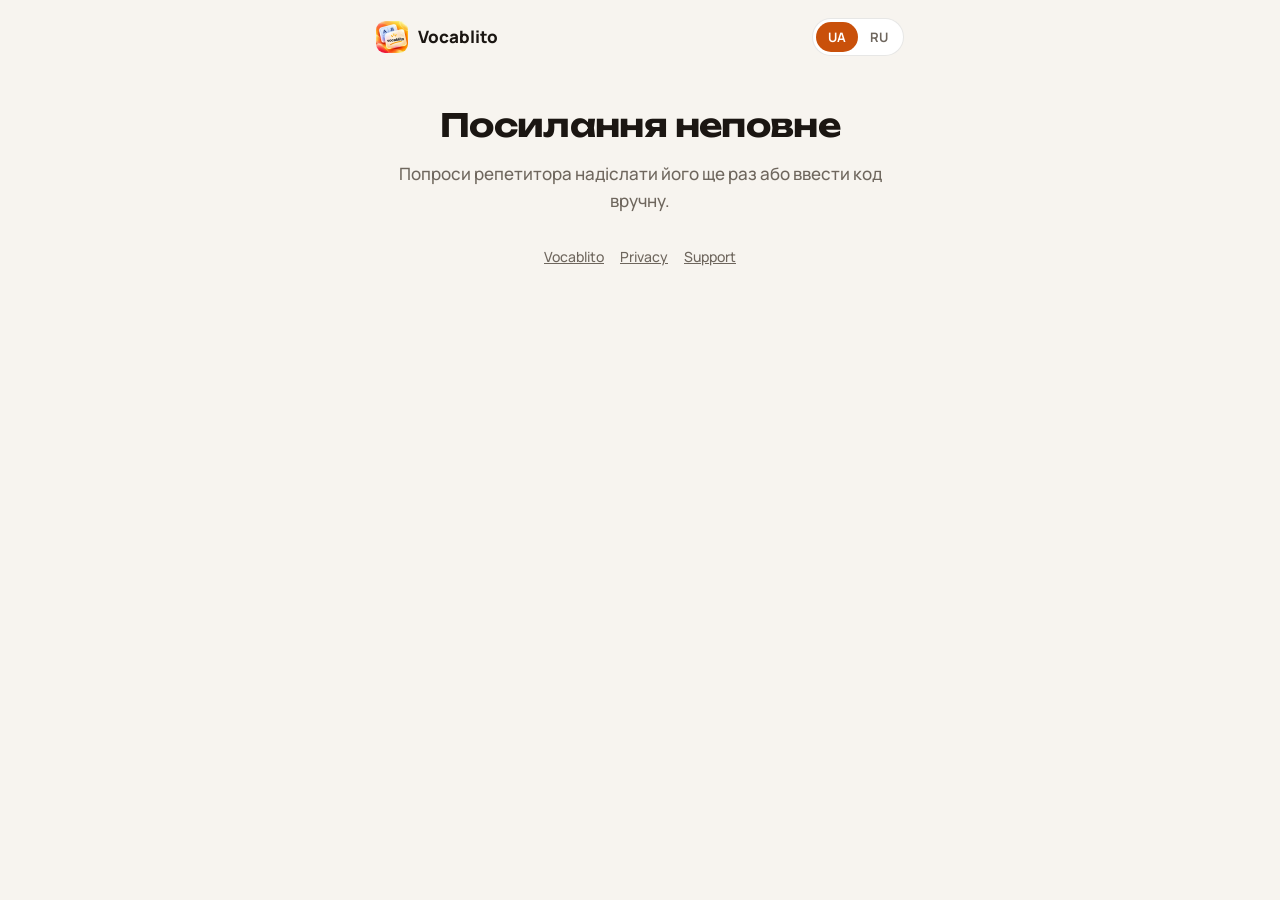
<file: t/index.html>
<!doctype html>
<html lang="uk">
<head>
<meta charset="utf-8">
<meta name="viewport" content="width=device-width,initial-scale=1,viewport-fit=cover">
<meta name="robots" content="noindex">
<meta name="referrer" content="no-referrer">
<title>Запрошення від репетитора · Vocablito</title>
<meta property="og:title" content="Запрошення від репетитора · Vocablito">
<meta property="og:description" content="Підключися до репетитора у Vocablito: слова з уроку прийдуть прямо в застосунок.">
<meta property="og:image" content="https://vocablito.com/img/og.png">
<meta name="theme-color" content="#F7F4EF" media="(prefers-color-scheme: light)">
<meta name="theme-color" content="#14100D" media="(prefers-color-scheme: dark)">
<link rel="icon" href="../icon.png">
<link rel="preconnect" href="https://fonts.googleapis.com">
<link rel="preconnect" href="https://fonts.gstatic.com" crossorigin>
<link href="https://fonts.googleapis.com/css2?family=Manrope:wght@500;700;800&family=Unbounded:wght@700&display=swap" rel="stylesheet">
<style>
:root { --bg: #F7F4EF; --card: #fff; --ink: #1B1612; --muted: #6E665D; --line: rgba(27, 22, 18, .1); --accent: #C9500A; --soft: #FCEBDD; color-scheme: light; }
@media (prefers-color-scheme: dark) {
  :root:not([data-theme="light"]) { --bg: #14100D; --card: #241C16; --ink: #F6F1EA; --muted: #B3A99D; --line: rgba(255, 255, 255, .1); --accent: #FF8A3D; --soft: #3A2414; color-scheme: dark; }
}
:root[data-theme="dark"] { --bg: #14100D; --card: #241C16; --ink: #F6F1EA; --muted: #B3A99D; --line: rgba(255, 255, 255, .1); --accent: #FF8A3D; --soft: #3A2414; color-scheme: dark; }
* { box-sizing: border-box; }
body { margin: 0; background: var(--bg); color: var(--ink); font: 500 17px/1.55 Manrope, -apple-system, BlinkMacSystemFont, "Segoe UI", Roboto, sans-serif; -webkit-font-smoothing: antialiased; }
header { display: flex; align-items: center; justify-content: space-between; max-width: 560px; margin: 0 auto; padding: 18px 16px; }
.brand { display: flex; align-items: center; gap: 10px; font-weight: 800; text-decoration: none; color: inherit; }
.brand img { width: 32px; height: 32px; border-radius: 9px; }
.lang { display: flex; background: var(--card); border: 1px solid var(--line); border-radius: 999px; padding: 3px; }
.lang button { border: 0; background: none; color: var(--muted); font: 700 13px Manrope, sans-serif; padding: 6px 12px; border-radius: 999px; cursor: pointer; }
.lang button[aria-pressed="true"] { background: var(--accent); color: #fff; }
main { max-width: 560px; margin: 0 auto; padding: 8px 16px 64px; text-align: center; }
h1 { font: 700 clamp(24px, 6vw, 32px)/1.2 Unbounded, Manrope, sans-serif; letter-spacing: -.02em; margin: 24px 0 8px; }
.muted { color: var(--muted); }
.code { font: 800 40px/1 Manrope, sans-serif; letter-spacing: 8px; color: var(--accent); margin: 24px 0 8px; user-select: all; }
.btn { display: flex; align-items: center; justify-content: center; width: 100%; min-height: 54px; border: 0; border-radius: 16px; background: var(--accent); color: #fff; font: 800 17px Manrope, sans-serif; text-decoration: none; margin-top: 16px; cursor: pointer; }
.btn.secondary { background: var(--soft); color: var(--accent); }
.card { background: var(--card); border: 1px solid var(--line); border-radius: 20px; padding: 18px; margin: 20px 0; text-align: left; }
ol { margin: 0; padding-left: 20px; }
[hidden] { display: none !important; }
footer { margin-top: 32px; font-size: 14px; }
footer a { color: var(--muted); margin: 0 8px; }
</style>
</head>
<body>
<header>
  <a class="brand" href="../"><img src="../img/icon.webp" alt="" width="32" height="32"><span>Vocablito</span></a>
  <div class="lang" role="group" aria-label="Мова сторінки">
    <button data-lang="uk" aria-pressed="true">UA</button><button data-lang="ru" aria-pressed="false">RU</button>
  </div>
</header>
<main>
  <section id="ok" hidden>
    <h1 data-t="title">Тебе запрошує репетитор</h1>
    <p class="muted" data-t="lead">Підключись, і слова з уроку прийдуть прямо у Vocablito, а репетитор бачитиме, що вже вийшло, а що варто повторити.</p>
    <div class="code" id="code"></div>
    <a class="btn" id="open" href="#" data-t="open">Відкрити у Vocablito</a>
    <div class="card">
      <p style="margin-top:0"><b data-t="manualTitle">Якщо кнопка не відкрила застосунок</b></p>
      <ol>
        <li data-t="step1">Встанови Vocablito й увійди в обліковий запис.</li>
        <li data-t="step2">Налаштування → Мій репетитор.</li>
        <li data-t="step3">Введи код вище.</li>
      </ol>
    </div>
    <a class="btn secondary" href="../" data-t="about">Про Vocablito</a>
  </section>
  <section id="bad" hidden>
    <h1 data-t="badTitle">Посилання неповне</h1>
    <p class="muted" data-t="badText">Попроси репетитора надіслати його ще раз або ввести код вручну.</p>
  </section>
  <footer><a href="../">Vocablito</a><a href="../privacy.html">Privacy</a><a href="../support.html">Support</a></footer>
</main>
<script>
(() => {
  'use strict';
  const RU = {
    title: 'Тебя приглашает репетитор',
    lead: 'Подключись, и слова с урока придут прямо в Vocablito, а репетитор будет видеть, что уже получилось, а что стоит повторить.',
    open: 'Открыть в Vocablito', manualTitle: 'Если кнопка не открыла приложение',
    step1: 'Установи Vocablito и войди в аккаунт.', step2: 'Настройки → Мой репетитор.', step3: 'Введи код выше.',
    about: 'О Vocablito', badTitle: 'Ссылка неполная', badText: 'Попроси репетитора отправить её ещё раз или ввести код вручную.',
  };
  const UK = {};
  document.querySelectorAll('[data-t]').forEach((el) => (UK[el.dataset.t] = el.textContent));
  function setLang(next) {
    const dict = next === 'ru' ? RU : UK;
    document.documentElement.lang = next;
    document.querySelectorAll('[data-t]').forEach((el) => { const v = dict[el.dataset.t]; if (v != null) el.textContent = v; });
    document.querySelectorAll('.lang button').forEach((b) => b.setAttribute('aria-pressed', String(b.dataset.lang === next)));
    try { localStorage.setItem('vocablito-lang', next); } catch (e) { /* private mode */ }
  }
  const code = location.hash.slice(1).toUpperCase();
  const valid = /^[A-Z2-9]{8}$/.test(code);
  document.getElementById('ok').hidden = !valid;
  document.getElementById('bad').hidden = valid;
  if (valid) {
    document.getElementById('code').textContent = code;
    document.getElementById('open').href = `palabrita://my-tutor?code=${code}`;
  }
  let saved = null;
  try { saved = localStorage.getItem('vocablito-lang'); } catch (e) { /* private mode */ }
  setLang(saved || ((navigator.language || '').toLowerCase().startsWith('ru') ? 'ru' : 'uk'));
  document.querySelectorAll('.lang button').forEach((b) => b.addEventListener('click', () => setLang(b.dataset.lang)));
})();
</script>
</body>
</html>
</file>
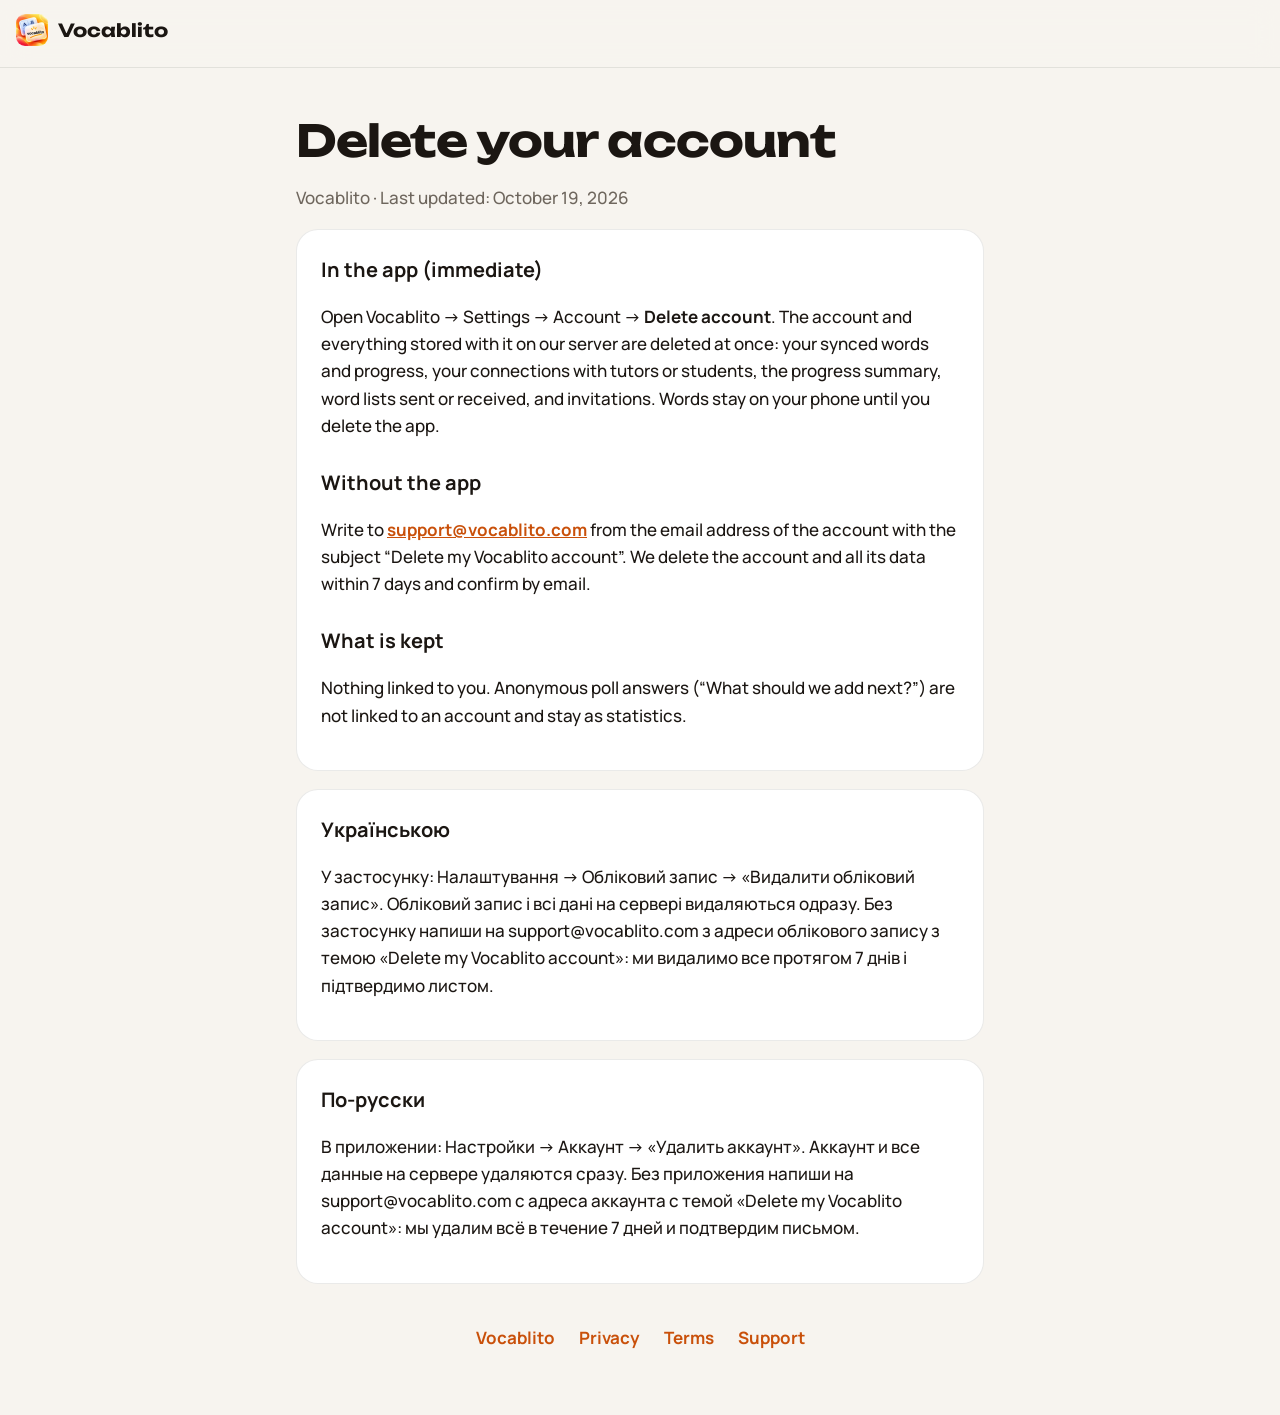
<file: delete-account.html>
<!doctype html><html lang="en"><head><meta charset="utf-8"><meta name="viewport" content="width=device-width,initial-scale=1">
<title>Delete your Vocablito account</title><link rel="icon" href="icon.png"><link rel="preconnect" href="https://fonts.googleapis.com"><link rel="preconnect" href="https://fonts.gstatic.com" crossorigin><link href="https://fonts.googleapis.com/css2?family=Manrope:wght@500;700;800&family=Unbounded:wght@700&display=swap" rel="stylesheet"><link rel="stylesheet" href="style.css"></head><body><header class="bar"><a href="index.html" class="brand"><img src="img/icon.webp" alt="" width="32" height="32">Vocablito</a></header><main>
<h1>Delete your account</h1><p class="muted">Vocablito · Last updated: October 19, 2026</p>
<div class="card">
<h2>In the app (immediate)</h2><p>Open Vocablito → Settings → Account → <b>Delete account</b>. The account and everything stored with it on our server are deleted at once: your synced words and progress, your connections with tutors or students, the progress summary, word lists sent or received, and invitations. Words stay on your phone until you delete the app.</p>
<h2>Without the app</h2><p>Write to <a href="mailto:support@vocablito.com?subject=Delete%20my%20Vocablito%20account">support@vocablito.com</a> from the email address of the account with the subject “Delete my Vocablito account”. We delete the account and all its data within 7 days and confirm by email.</p>
<h2>What is kept</h2><p>Nothing linked to you. Anonymous poll answers (“What should we add next?”) are not linked to an account and stay as statistics.</p>
</div>
<div class="card" lang="uk"><h2>Українською</h2><p>У застосунку: Налаштування → Обліковий запис → «Видалити обліковий запис». Обліковий запис і всі дані на сервері видаляються одразу. Без застосунку напиши на support@vocablito.com з адреси облікового запису з темою «Delete my Vocablito account»: ми видалимо все протягом 7 днів і підтвердимо листом.</p></div>
<div class="card" lang="ru"><h2>По-русски</h2><p>В приложении: Настройки → Аккаунт → «Удалить аккаунт». Аккаунт и все данные на сервере удаляются сразу. Без приложения напиши на support@vocablito.com с адреса аккаунта с темой «Delete my Vocablito account»: мы удалим всё в течение 7 дней и подтвердим письмом.</p></div>
<nav><a href="index.html">Vocablito</a><a href="privacy.html">Privacy</a><a href="terms.html">Terms</a><a href="support.html">Support</a></nav>
</main></body></html>
</file>
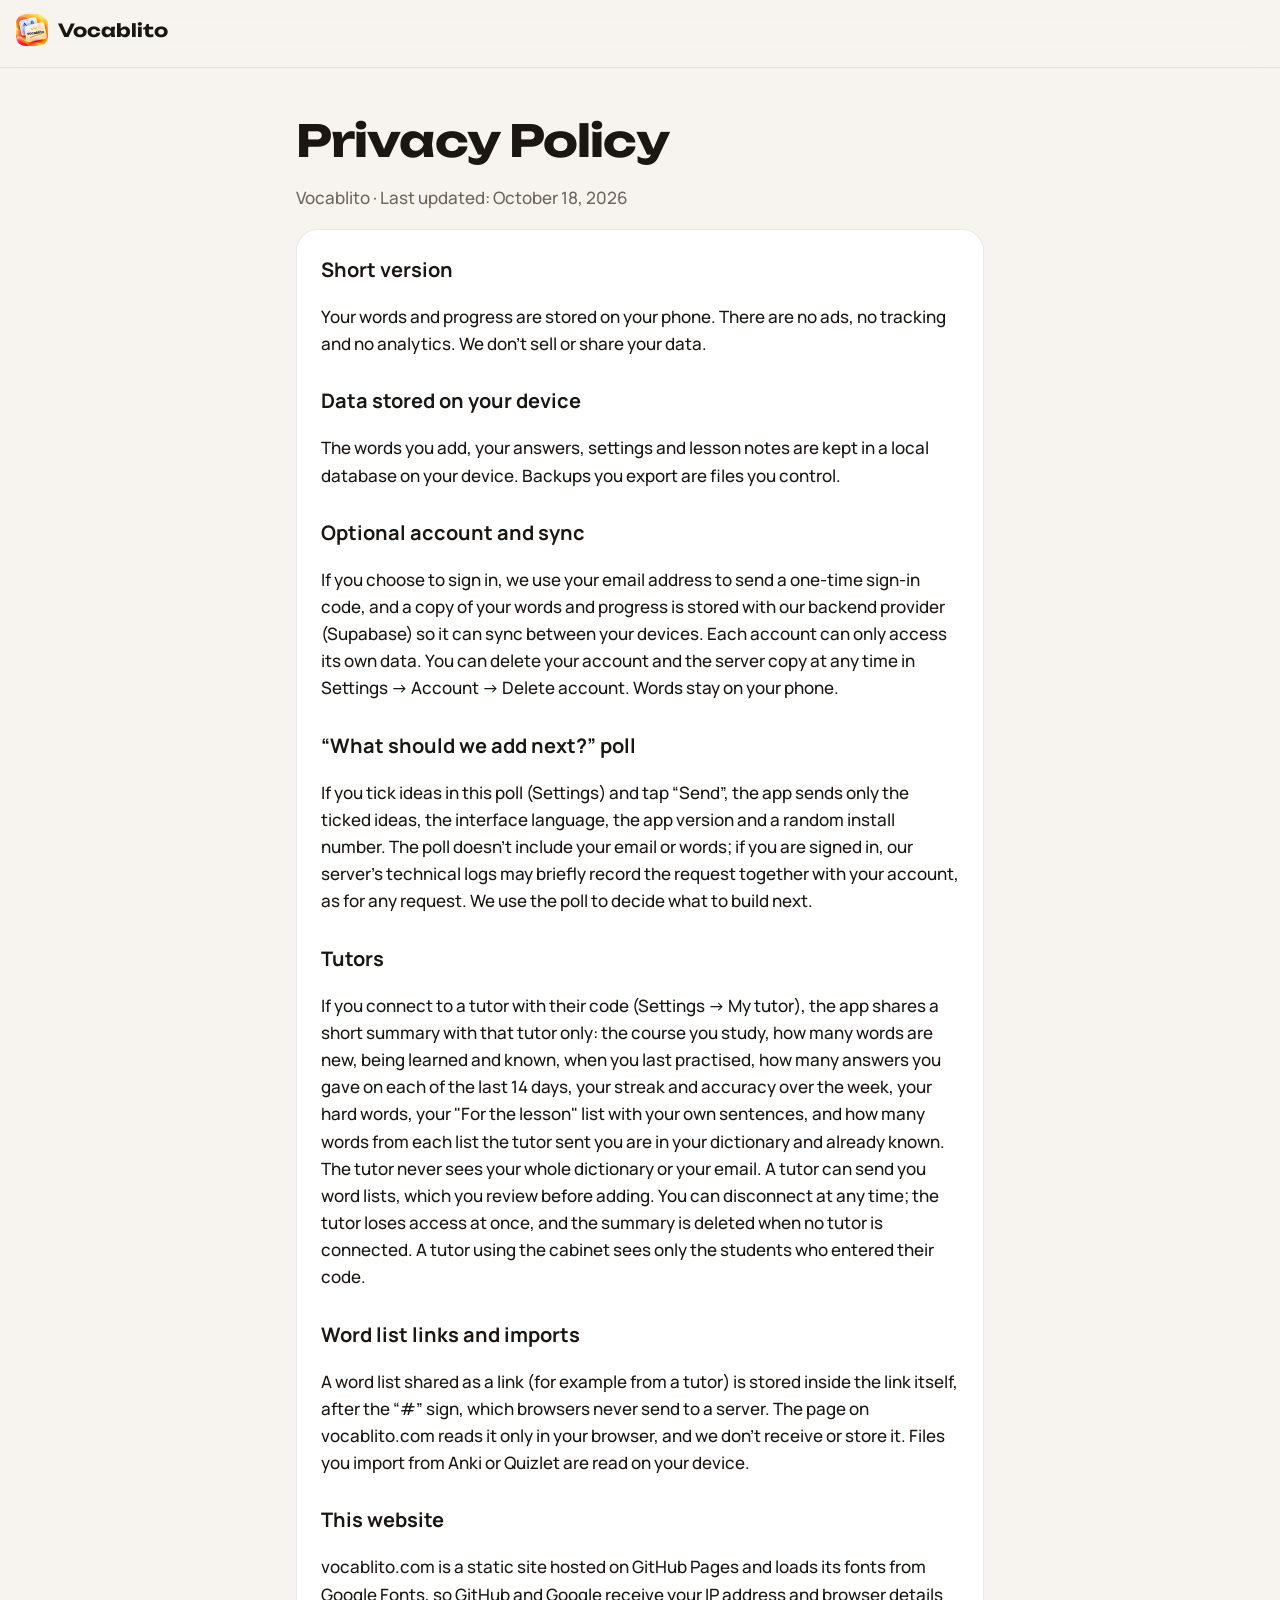
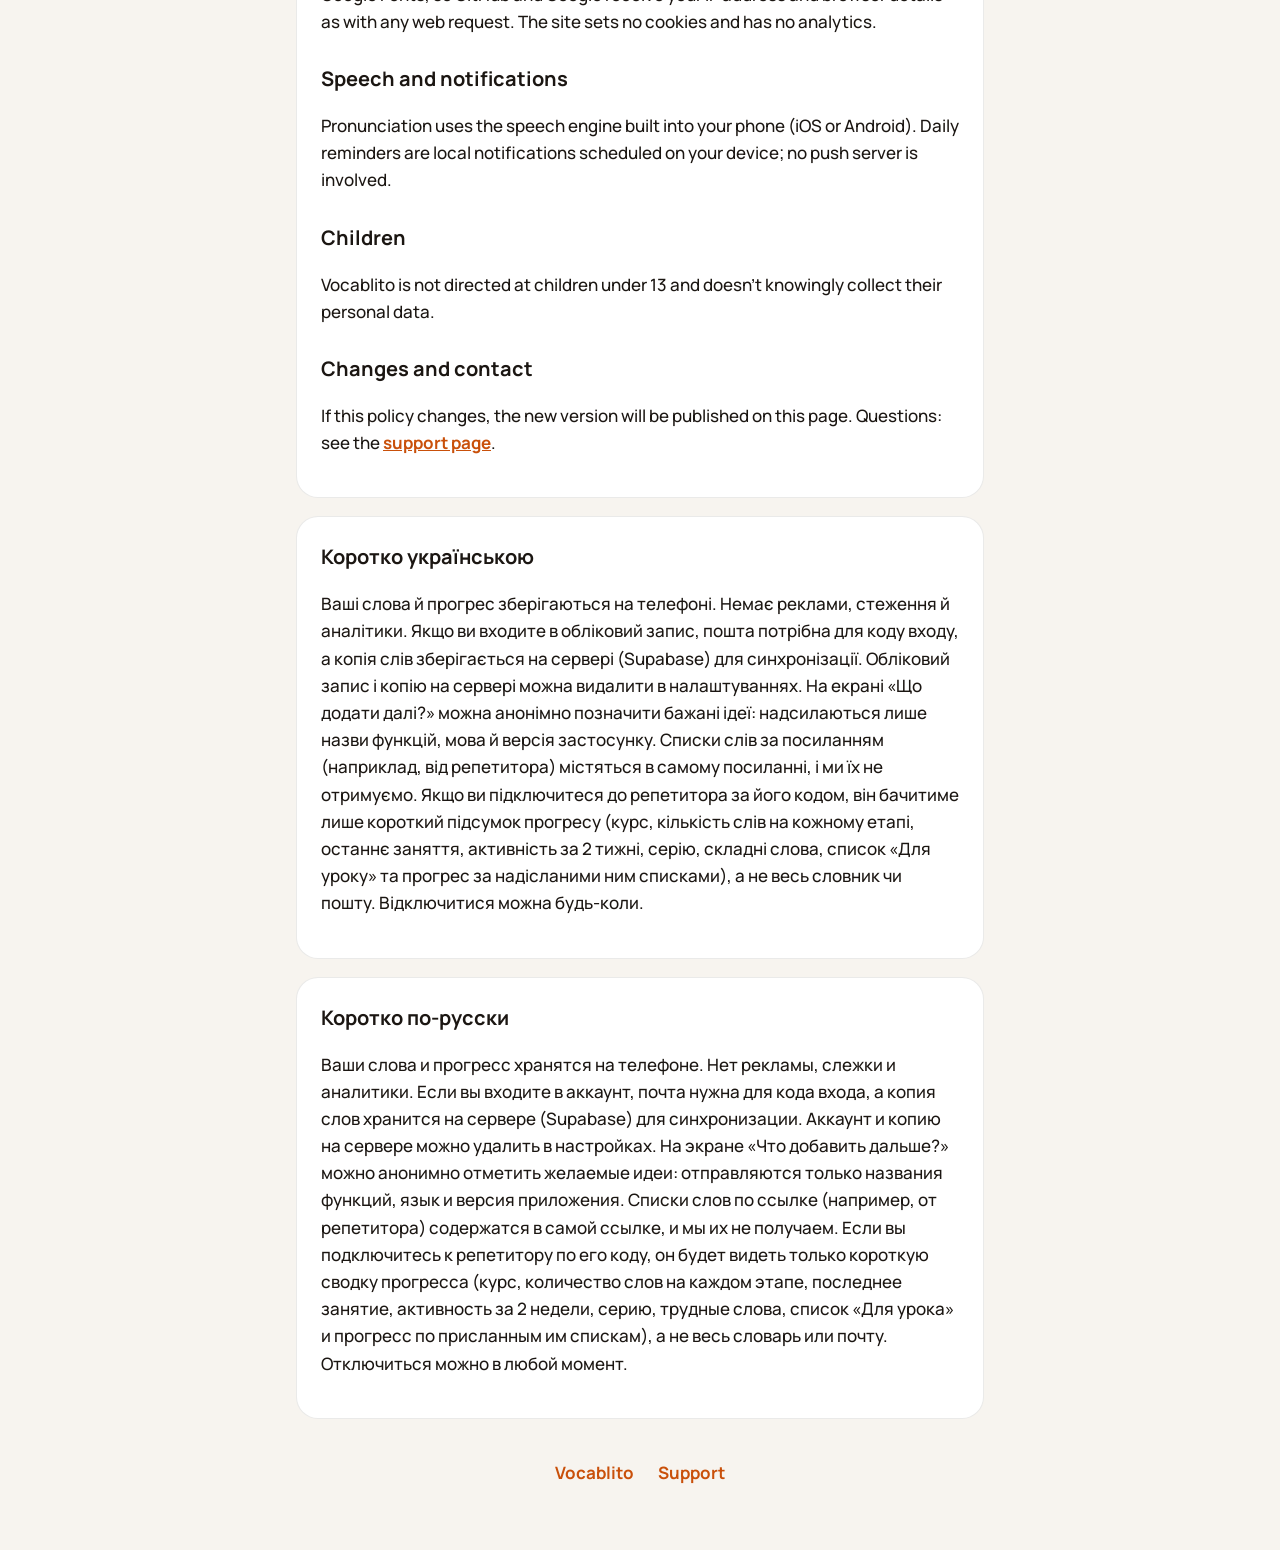
<file: privacy.html>
<!doctype html><html lang="en"><head><meta charset="utf-8"><meta name="viewport" content="width=device-width,initial-scale=1">
<title>Vocablito Privacy Policy</title><link rel="icon" href="icon.png"><link rel="preconnect" href="https://fonts.googleapis.com"><link rel="preconnect" href="https://fonts.gstatic.com" crossorigin><link href="https://fonts.googleapis.com/css2?family=Manrope:wght@500;700;800&family=Unbounded:wght@700&display=swap" rel="stylesheet"><link rel="stylesheet" href="style.css"></head><body><header class="bar"><a href="index.html" class="brand"><img src="img/icon.webp" alt="" width="32" height="32">Vocablito</a></header><main>
<h1>Privacy Policy</h1><p class="muted">Vocablito · Last updated: October 18, 2026</p>
<div class="card">
<h2>Short version</h2><p>Your words and progress are stored on your phone. There are no ads, no tracking and no analytics. We don’t sell or share your data.</p>
<h2>Data stored on your device</h2><p>The words you add, your answers, settings and lesson notes are kept in a local database on your device. Backups you export are files you control.</p>
<h2>Optional account and sync</h2><p>If you choose to sign in, we use your email address to send a one-time sign-in code, and a copy of your words and progress is stored with our backend provider (Supabase) so it can sync between your devices. Each account can only access its own data. You can delete your account and the server copy at any time in Settings → Account → Delete account. Words stay on your phone.</p>
<h2>“What should we add next?” poll</h2><p>If you tick ideas in this poll (Settings) and tap “Send”, the app sends only the ticked ideas, the interface language, the app version and a random install number. The poll doesn't include your email or words; if you are signed in, our server's technical logs may briefly record the request together with your account, as for any request. We use the poll to decide what to build next.</p>
<h2>Tutors</h2><p>If you connect to a tutor with their code (Settings → My tutor), the app shares a short summary with that tutor only: the course you study, how many words are new, being learned and known, when you last practised, how many answers you gave on each of the last 14 days, your streak and accuracy over the week, your hard words, your "For the lesson" list with your own sentences, and how many words from each list the tutor sent you are in your dictionary and already known. The tutor never sees your whole dictionary or your email. A tutor can send you word lists, which you review before adding. You can disconnect at any time; the tutor loses access at once, and the summary is deleted when no tutor is connected. A tutor using the cabinet sees only the students who entered their code.</p>
<h2>Word list links and imports</h2><p>A word list shared as a link (for example from a tutor) is stored inside the link itself, after the “#” sign, which browsers never send to a server. The page on vocablito.com reads it only in your browser, and we don’t receive or store it. Files you import from Anki or Quizlet are read on your device.</p>
<h2>This website</h2><p>vocablito.com is a static site hosted on GitHub Pages and loads its fonts from Google Fonts, so GitHub and Google receive your IP address and browser details as with any web request. The site sets no cookies and has no analytics.</p>
<h2>Speech and notifications</h2><p>Pronunciation uses the speech engine built into your phone (iOS or Android). Daily reminders are local notifications scheduled on your device; no push server is involved.</p>
<h2>Children</h2><p>Vocablito is not directed at children under 13 and doesn’t knowingly collect their personal data.</p>
<h2>Changes and contact</h2><p>If this policy changes, the new version will be published on this page. Questions: see the <a href="support.html">support page</a>.</p>
</div>
<div class="card" lang="uk"><h2>Коротко українською</h2><p>Ваші слова й прогрес зберігаються на телефоні. Немає реклами, стеження й аналітики. Якщо ви входите в обліковий запис, пошта потрібна для коду входу, а копія слів зберігається на сервері (Supabase) для синхронізації. Обліковий запис і копію на сервері можна видалити в налаштуваннях. На екрані «Що додати далі?» можна анонімно позначити бажані ідеї: надсилаються лише назви функцій, мова й версія застосунку. Списки слів за посиланням (наприклад, від репетитора) містяться в самому посиланні, і ми їх не отримуємо. Якщо ви підключитеся до репетитора за його кодом, він бачитиме лише короткий підсумок прогресу (курс, кількість слів на кожному етапі, останнє заняття, активність за 2 тижні, серію, складні слова, список «Для уроку» та прогрес за надісланими ним списками), а не весь словник чи пошту. Відключитися можна будь-коли.</p></div>
<div class="card" lang="ru"><h2>Коротко по-русски</h2><p>Ваши слова и прогресс хранятся на телефоне. Нет рекламы, слежки и аналитики. Если вы входите в аккаунт, почта нужна для кода входа, а копия слов хранится на сервере (Supabase) для синхронизации. Аккаунт и копию на сервере можно удалить в настройках. На экране «Что добавить дальше?» можно анонимно отметить желаемые идеи: отправляются только названия функций, язык и версия приложения. Списки слов по ссылке (например, от репетитора) содержатся в самой ссылке, и мы их не получаем. Если вы подключитесь к репетитору по его коду, он будет видеть только короткую сводку прогресса (курс, количество слов на каждом этапе, последнее занятие, активность за 2 недели, серию, трудные слова, список «Для урока» и прогресс по присланным им спискам), а не весь словарь или почту. Отключиться можно в любой момент.</p></div>
<nav><a href="index.html">Vocablito</a><a href="support.html">Support</a></nav>
</main></body></html>
</file>
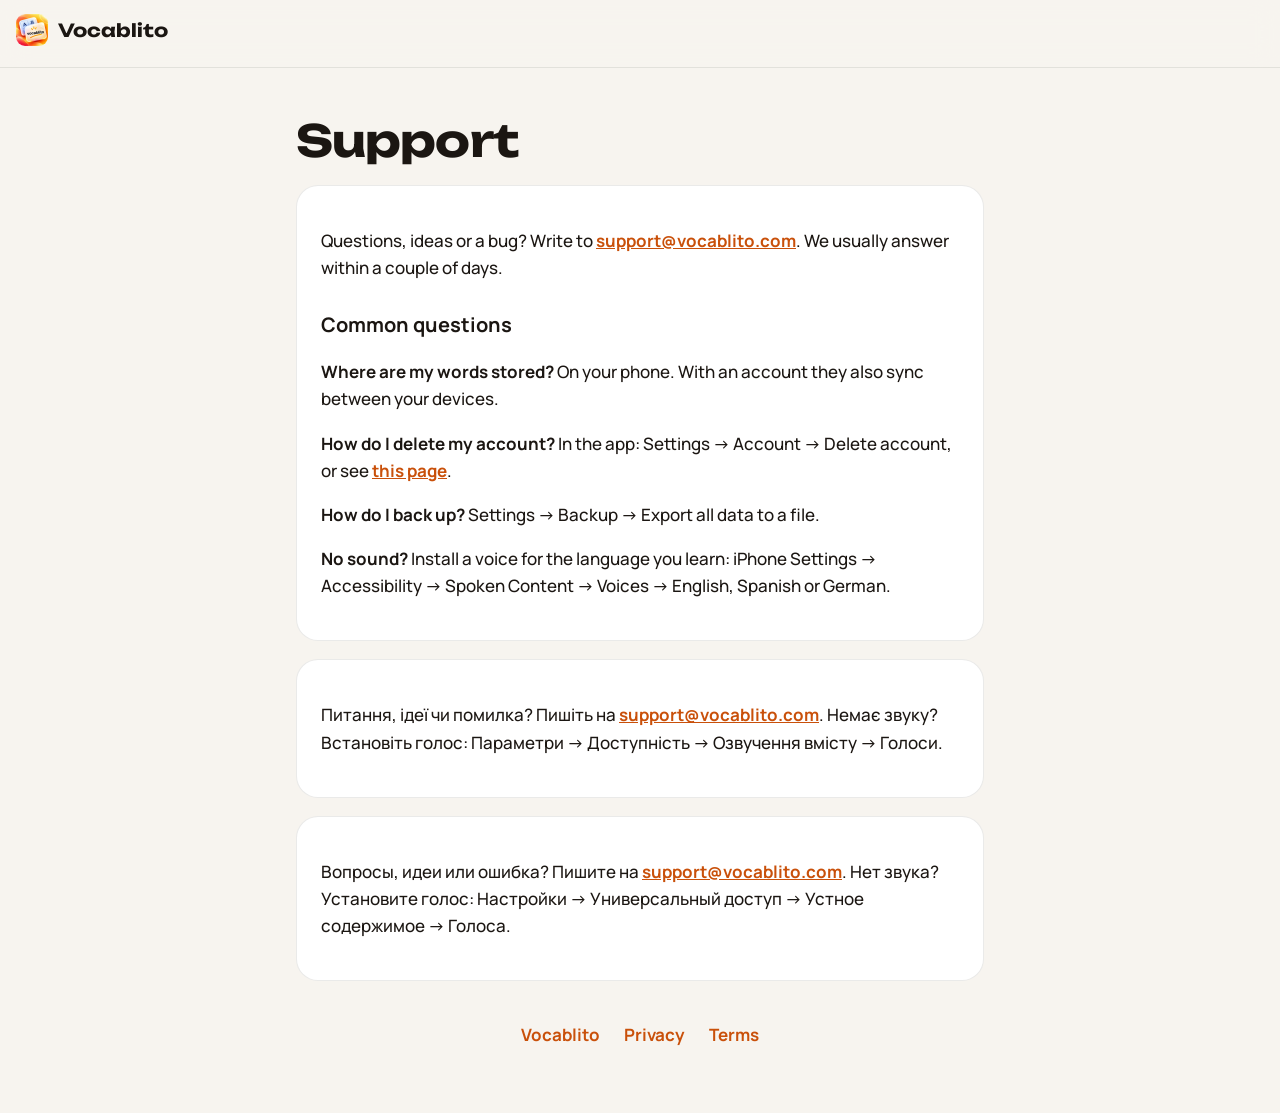
<file: support.html>
<!doctype html><html lang="en"><head><meta charset="utf-8"><meta name="viewport" content="width=device-width,initial-scale=1">
<title>Vocablito Support</title><link rel="icon" href="icon.png"><link rel="preconnect" href="https://fonts.googleapis.com"><link rel="preconnect" href="https://fonts.gstatic.com" crossorigin><link href="https://fonts.googleapis.com/css2?family=Manrope:wght@500;700;800&family=Unbounded:wght@700&display=swap" rel="stylesheet"><link rel="stylesheet" href="style.css"></head><body><header class="bar"><a href="index.html" class="brand"><img src="img/icon.webp" alt="" width="32" height="32">Vocablito</a></header><main>
<h1>Support</h1>
<div class="card"><p>Questions, ideas or a bug? Write to <a href="mailto:support@vocablito.com">support@vocablito.com</a>. We usually answer within a couple of days.</p>
<h2>Common questions</h2>
<p><b>Where are my words stored?</b> On your phone. With an account they also sync between your devices.</p>
<p><b>How do I delete my account?</b> In the app: Settings → Account → Delete account, or see <a href="delete-account.html">this page</a>.</p>
<p><b>How do I back up?</b> Settings → Backup → Export all data to a file.</p>
<p><b>No sound?</b> Install a voice for the language you learn: iPhone Settings → Accessibility → Spoken Content → Voices → English, Spanish or German.</p></div>
<div class="card" lang="uk"><p>Питання, ідеї чи помилка? Пишіть на <a href="mailto:support@vocablito.com">support@vocablito.com</a>. Немає звуку? Встановіть голос: Параметри → Доступність → Озвучення вмісту → Голоси.</p></div>
<div class="card" lang="ru"><p>Вопросы, идеи или ошибка? Пишите на <a href="mailto:support@vocablito.com">support@vocablito.com</a>. Нет звука? Установите голос: Настройки → Универсальный доступ → Устное содержимое → Голоса.</p></div>
<nav><a href="index.html">Vocablito</a><a href="privacy.html">Privacy</a><a href="terms.html">Terms</a></nav>
</main></body></html>
</file>
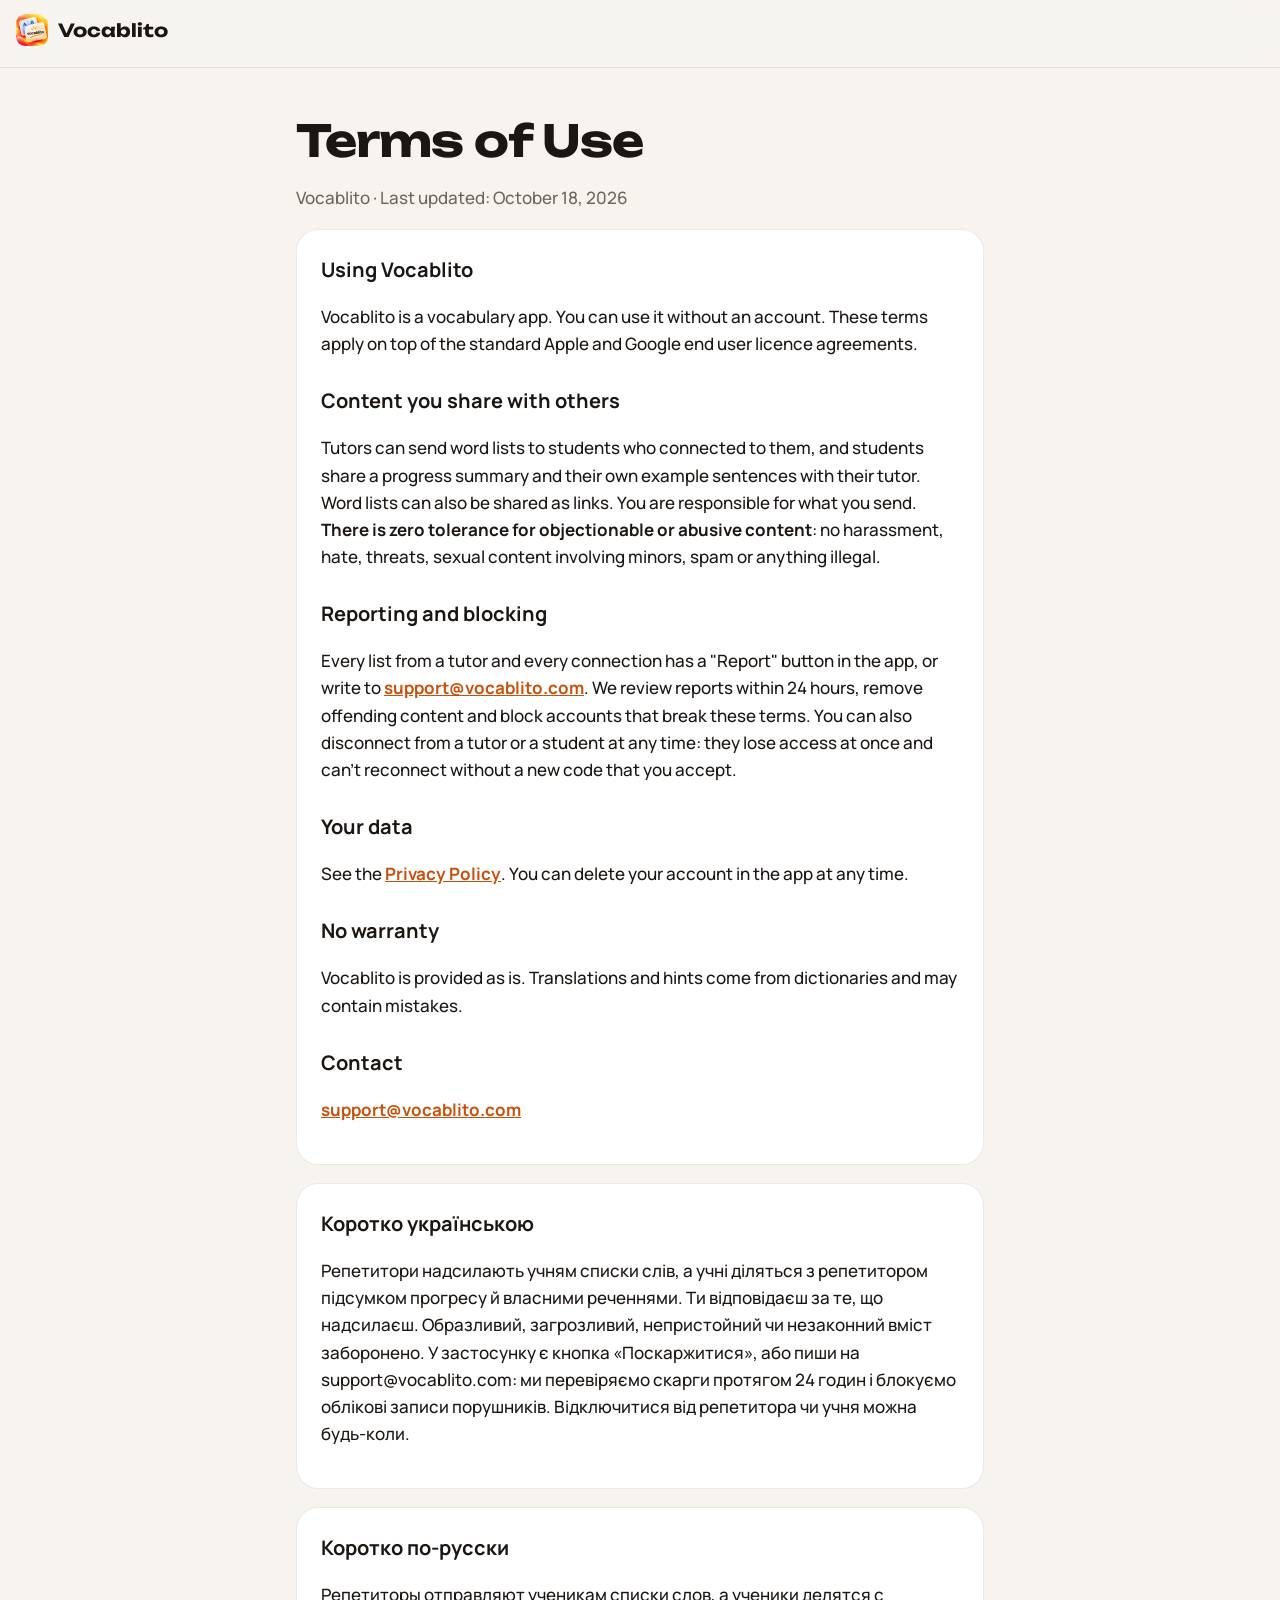
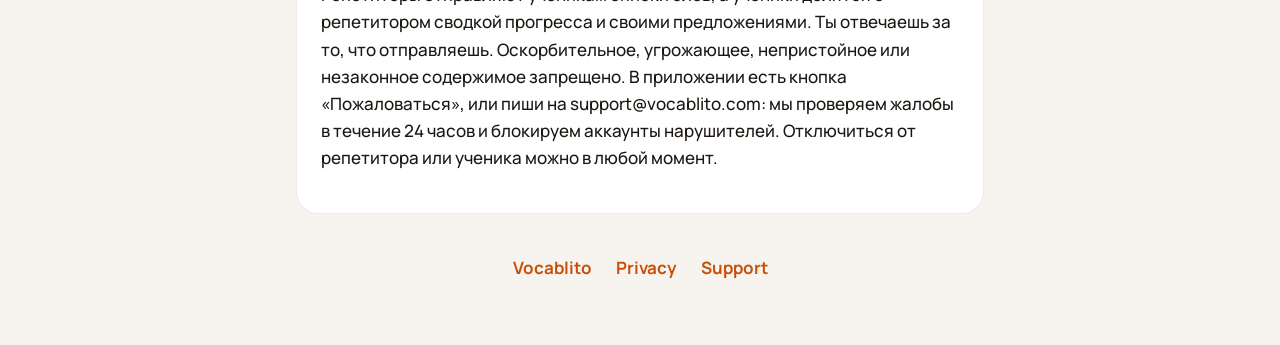
<file: terms.html>
<!doctype html><html lang="en"><head><meta charset="utf-8"><meta name="viewport" content="width=device-width,initial-scale=1">
<title>Vocablito Terms of Use</title><link rel="icon" href="icon.png"><link rel="preconnect" href="https://fonts.googleapis.com"><link rel="preconnect" href="https://fonts.gstatic.com" crossorigin><link href="https://fonts.googleapis.com/css2?family=Manrope:wght@500;700;800&family=Unbounded:wght@700&display=swap" rel="stylesheet"><link rel="stylesheet" href="style.css"></head><body><header class="bar"><a href="index.html" class="brand"><img src="img/icon.webp" alt="" width="32" height="32">Vocablito</a></header><main>
<h1>Terms of Use</h1><p class="muted">Vocablito · Last updated: October 18, 2026</p>
<div class="card">
<h2>Using Vocablito</h2><p>Vocablito is a vocabulary app. You can use it without an account. These terms apply on top of the standard Apple and Google end user licence agreements.</p>
<h2>Content you share with others</h2><p>Tutors can send word lists to students who connected to them, and students share a progress summary and their own example sentences with their tutor. Word lists can also be shared as links. You are responsible for what you send. <b>There is zero tolerance for objectionable or abusive content</b>: no harassment, hate, threats, sexual content involving minors, spam or anything illegal.</p>
<h2>Reporting and blocking</h2><p>Every list from a tutor and every connection has a "Report" button in the app, or write to <a href="mailto:support@vocablito.com">support@vocablito.com</a>. We review reports within 24 hours, remove offending content and block accounts that break these terms. You can also disconnect from a tutor or a student at any time: they lose access at once and can't reconnect without a new code that you accept.</p>
<h2>Your data</h2><p>See the <a href="privacy.html">Privacy Policy</a>. You can delete your account in the app at any time.</p>
<h2>No warranty</h2><p>Vocablito is provided as is. Translations and hints come from dictionaries and may contain mistakes.</p>
<h2>Contact</h2><p><a href="mailto:support@vocablito.com">support@vocablito.com</a></p>
</div>
<div class="card" lang="uk"><h2>Коротко українською</h2><p>Репетитори надсилають учням списки слів, а учні діляться з репетитором підсумком прогресу й власними реченнями. Ти відповідаєш за те, що надсилаєш. Образливий, загрозливий, непристойний чи незаконний вміст заборонено. У застосунку є кнопка «Поскаржитися», або пиши на support@vocablito.com: ми перевіряємо скарги протягом 24 годин і блокуємо облікові записи порушників. Відключитися від репетитора чи учня можна будь-коли.</p></div>
<div class="card" lang="ru"><h2>Коротко по-русски</h2><p>Репетиторы отправляют ученикам списки слов, а ученики делятся с репетитором сводкой прогресса и своими предложениями. Ты отвечаешь за то, что отправляешь. Оскорбительное, угрожающее, непристойное или незаконное содержимое запрещено. В приложении есть кнопка «Пожаловаться», или пиши на support@vocablito.com: мы проверяем жалобы в течение 24 часов и блокируем аккаунты нарушителей. Отключиться от репетитора или ученика можно в любой момент.</p></div>
<nav><a href="index.html">Vocablito</a><a href="privacy.html">Privacy</a><a href="support.html">Support</a></nav>
</main></body></html>
</file>
<file: site.css>
:root {
  --bg: #F7F4EF;
  --bg2: #EFE9E0;
  --card: rgba(255, 255, 255, .72);
  --card-solid: #fff;
  --ink: #1B1612;
  --muted: #6E665D;
  --line: rgba(27, 22, 18, .09);
  --accent: #C9500A;
  --accent2: #FF8A3D;
  --soft: #FCEBDD;
  --green: #2E8B57;
  --shadow: 0 30px 80px -30px rgba(120, 50, 10, .35);
  --r: 24px;
  color-scheme: light;
}
@media (prefers-color-scheme: dark) {
  :root:not([data-theme="light"]) {
    --bg: #14100D;
    --bg2: #1D1712;
    --card: rgba(40, 32, 26, .72);
    --card-solid: #241C16;
    --ink: #F6F1EA;
    --muted: #B3A99D;
    --line: rgba(255, 255, 255, .09);
    --accent: #FF8A3D;
    --accent2: #FFB46B;
    --soft: #3A2414;
    --shadow: 0 30px 80px -30px rgba(0, 0, 0, .7);
    color-scheme: dark;
  }
}
:root[data-theme="dark"] {
  --bg: #14100D; --bg2: #1D1712; --card: rgba(40, 32, 26, .72); --card-solid: #241C16; --ink: #F6F1EA;
  --muted: #B3A99D; --line: rgba(255, 255, 255, .09); --accent: #FF8A3D; --accent2: #FFB46B; --soft: #3A2414;
  --shadow: 0 30px 80px -30px rgba(0, 0, 0, .7); color-scheme: dark;
}

* { box-sizing: border-box; }
html { scroll-behavior: smooth; -webkit-text-size-adjust: 100%; }
body {
  margin: 0; background: var(--bg); color: var(--ink); overflow-x: hidden;
  font: 500 17px/1.6 Manrope, -apple-system, BlinkMacSystemFont, "Segoe UI", Roboto, sans-serif;
  -webkit-font-smoothing: antialiased;
}
h1, h2, h3 { font-family: Unbounded, Manrope, sans-serif; letter-spacing: -.02em; line-height: 1.12; margin: 0; }
a { color: inherit; }
img { display: block; max-width: 100%; }

/* ---------- background ---------- */
.bg { position: fixed; inset: 0; z-index: -1; overflow: hidden; pointer-events: none; }
.blob { position: absolute; border-radius: 50%; filter: blur(80px); opacity: .55; animation: drift 22s ease-in-out infinite alternate; }
.b1 { width: 620px; height: 620px; background: #FFB27A; top: -220px; right: -140px; }
.b2 { width: 520px; height: 520px; background: #FFD9B8; bottom: -200px; left: -160px; animation-delay: -8s; }
.b3 { width: 360px; height: 360px; background: #F0A37A; top: 40%; left: 45%; opacity: .25; animation-delay: -14s; }
@media (prefers-color-scheme: dark) { :root:not([data-theme="light"]) .blob { opacity: .18; } }
:root[data-theme="dark"] .blob { opacity: .18; }
.grain {
  position: absolute; inset: -50%; opacity: .07; mix-blend-mode: multiply;
  background-image: url("data:image/svg+xml,%3Csvg xmlns='http://www.w3.org/2000/svg' width='160' height='160'%3E%3Cfilter id='n'%3E%3CfeTurbulence type='fractalNoise' baseFrequency='.9' numOctaves='2'/%3E%3C/filter%3E%3Crect width='100%25' height='100%25' filter='url(%23n)'/%3E%3C/svg%3E");
}
@keyframes drift { to { transform: translate(-60px, 80px) scale(1.15); } }

/* ---------- header ---------- */
.top {
  position: sticky; top: 0; z-index: 20; display: flex; align-items: center; gap: 24px;
  padding: 14px max(16px, calc((100vw - 1180px) / 2)); backdrop-filter: blur(16px) saturate(1.4);
  -webkit-backdrop-filter: blur(16px) saturate(1.4); background: color-mix(in srgb, var(--bg) 70%, transparent);
  border-bottom: 1px solid transparent; transition: border-color .3s;
}
.top.scrolled { border-bottom-color: var(--line); }
.brand { display: flex; align-items: center; gap: 10px; text-decoration: none; font: 700 19px Unbounded, sans-serif; }
.brand img { border-radius: 10px; box-shadow: 0 6px 16px -6px rgba(201, 80, 10, .6); }
.links { display: flex; gap: 26px; margin-left: auto; }
.links a { text-decoration: none; color: var(--muted); font-weight: 600; font-size: 15px; transition: color .2s; }
.links a:hover { color: var(--ink); }
.lang { display: flex; background: var(--card); border: 1px solid var(--line); border-radius: 999px; padding: 3px; }
.lang button {
  border: 0; background: none; color: var(--muted); font: 700 13px Manrope, sans-serif; padding: 6px 12px;
  border-radius: 999px; cursor: pointer;
}
.lang button[aria-pressed="true"] { background: var(--ink); color: var(--bg); }
@media (max-width: 860px) { .links { display: none; } .lang { margin-left: auto; } }

main { max-width: 1180px; margin: 0 auto; padding: 0 16px; }

/* ---------- hero ---------- */
.hero { display: grid; grid-template-columns: 1.05fr .95fr; gap: 40px; align-items: center; min-height: calc(100vh - 70px); padding: 40px 0 60px; }
.pill {
  display: inline-flex; align-items: center; gap: 10px; margin: 0 0 22px; padding: 8px 16px; border-radius: 999px;
  background: var(--card); border: 1px solid var(--line); font-weight: 700; font-size: 14px; backdrop-filter: blur(8px);
}
.dot { width: 8px; height: 8px; border-radius: 50%; background: var(--green); box-shadow: 0 0 0 0 rgba(46, 139, 87, .6); animation: ping 2s infinite; }
@keyframes ping { 70% { box-shadow: 0 0 0 10px rgba(46, 139, 87, 0); } 100% { box-shadow: 0 0 0 0 rgba(46, 139, 87, 0); } }
.hero h1 { font-size: clamp(40px, 6vw, 76px); font-weight: 800; }
.hero h1 em {
  font-style: normal; background: linear-gradient(100deg, var(--accent), var(--accent2) 60%, var(--accent));
  background-size: 200% auto; -webkit-background-clip: text; background-clip: text; color: transparent;
  animation: shine 5s linear infinite;
}
@keyframes shine { to { background-position: 200% center; } }
.lead { font-size: clamp(17px, 1.6vw, 20px); color: var(--muted); max-width: 33em; margin: 22px 0 32px; }
.cta { display: flex; flex-wrap: wrap; gap: 14px; align-items: center; }
.store {
  display: inline-flex; align-items: center; gap: 12px; padding: 12px 24px 12px 20px; border-radius: 16px;
  background: var(--ink); color: var(--bg); text-decoration: none; box-shadow: var(--shadow);
  transition: transform .25s cubic-bezier(.2, .9, .3, 1.4), box-shadow .25s;
}
.store:hover { transform: translateY(-3px) scale(1.02); }
.store svg { width: 26px; height: 30px; }
.store span { display: flex; flex-direction: column; line-height: 1.1; }
.store small { font-size: 12px; opacity: .75; font-weight: 600; }
.store b { font: 700 21px Manrope, sans-serif; }
.ghost {
  padding: 16px 22px; border-radius: 16px; text-decoration: none; font-weight: 700; border: 1px solid var(--line);
  background: var(--card); transition: background .2s;
}
.ghost:hover { background: var(--soft); }
.ticks { display: flex; flex-wrap: wrap; gap: 8px 22px; list-style: none; padding: 0; margin: 30px 0 0; color: var(--muted); font-weight: 600; font-size: 15px; }
.ticks li::before { content: "✓"; color: var(--green); font-weight: 800; margin-right: 8px; }

/* phone */
.hero-visual { position: relative; display: grid; place-items: center; perspective: 1400px; min-height: 640px; }
.phone {
  position: relative; width: 300px; aspect-ratio: 9 / 19.3; border-radius: 52px; padding: 11px;
  background: linear-gradient(145deg, #2a2420, #0d0b09); box-shadow: var(--shadow), inset 0 0 0 2px rgba(255, 255, 255, .08);
  transform: rotateY(-14deg) rotateX(6deg); transform-style: preserve-3d; transition: transform .6s cubic-bezier(.2, .8, .2, 1);
  animation: float 7s ease-in-out infinite;
}
@keyframes float { 50% { translate: 0 -14px; } }
.island { position: absolute; top: 22px; left: 50%; translate: -50% 0; width: 92px; height: 27px; border-radius: 20px; background: #000; z-index: 3; }
.status {
  position: absolute; top: 11px; left: 11px; right: 11px; height: 50px; z-index: 2; display: flex; justify-content: space-between;
  align-items: center; padding: 6px 28px 0 34px; font: 700 14px -apple-system, Manrope, sans-serif; color: #1B1612;
  background: #F7F4EF; border-radius: 42px 42px 0 0;
}
.sb { display: flex; gap: 2px; align-items: flex-end; }
.sb i { display: block; width: 3px; background: #1B1612; border-radius: 1px; }
.sb i:nth-child(1) { height: 4px; } .sb i:nth-child(2) { height: 6px; } .sb i:nth-child(3) { height: 8px; } .sb i:nth-child(4) { height: 10px; }
.screens { position: absolute; inset: 61px 11px 11px; overflow: hidden; border-radius: 0 0 42px 42px; background: #F7F4EF; }
.screens img { position: absolute; inset: 0; width: 100%; height: 100%; object-fit: cover; object-position: top; opacity: 0; transform: scale(1.04); transition: opacity .8s, transform 1.2s; }
.screens img.on { opacity: 1; transform: none; }

/* floating flip cards */
.flip { position: absolute; width: 168px; height: 74px; perspective: 800px; z-index: 4; animation: bob 6s ease-in-out infinite; }
.flip .in { position: relative; width: 100%; height: 100%; transform-style: preserve-3d; transition: transform .9s cubic-bezier(.4, 1.6, .5, 1); }
.flip.turn .in { transform: rotateY(180deg); }
.flip b, .flip span {
  position: absolute; inset: 0; display: grid; place-items: center; border-radius: 18px; backface-visibility: hidden;
  -webkit-backface-visibility: hidden; background: var(--card-solid); border: 1px solid var(--line); box-shadow: 0 18px 40px -18px rgba(0, 0, 0, .35);
  font-weight: 800; font-size: 19px; padding: 0 12px; text-align: center;
}
.flip span { transform: rotateY(180deg); background: linear-gradient(135deg, var(--accent), var(--accent2)); color: #fff; border: 0; }
.f1 { top: 9%; left: -4%; }
.f2 { top: 30%; right: -6%; animation-delay: -1.5s; }
.f3 { bottom: 22%; left: -10%; animation-delay: -3s; }
.f4 { bottom: 6%; right: 2%; animation-delay: -4.5s; }
@keyframes bob { 50% { translate: 0 -12px; rotate: -2deg; } }
.streak {
  position: absolute; top: 2%; right: 6%; z-index: 4; display: flex; gap: 10px; align-items: center; padding: 10px 16px;
  border-radius: 16px; background: var(--card-solid); border: 1px solid var(--line); box-shadow: 0 18px 40px -18px rgba(0, 0, 0, .35);
  animation: bob 7s ease-in-out infinite -2s;
}
.streak .fire { font-size: 24px; }
.streak b { font: 800 20px Unbounded, sans-serif; color: var(--accent); }
.streak small { color: var(--muted); font-weight: 700; }

/* ---------- marquee ---------- */
.marquee { overflow: hidden; margin: 0 -16px; padding: 18px 0; border-block: 1px solid var(--line); mask-image: linear-gradient(90deg, transparent, #000 10%, #000 90%, transparent); }
.track { display: flex; gap: 14px; width: max-content; animation: slide 60s linear infinite; }
.track span { white-space: nowrap; padding: 10px 18px; border-radius: 999px; background: var(--card); border: 1px solid var(--line); font-weight: 700; }
.track span i { font-style: normal; color: var(--muted); font-weight: 600; margin-left: 8px; }
@keyframes slide { to { transform: translateX(-50%); } }

/* ---------- sections ---------- */
.section { padding: 110px 0 20px; }
.kicker { margin: 0 0 12px; color: var(--accent); font-weight: 800; text-transform: uppercase; letter-spacing: .14em; font-size: 13px; }
.section h2 { font-size: clamp(30px, 4.2vw, 52px); font-weight: 800; max-width: 16em; margin-bottom: 44px; }
.steps { display: grid; grid-template-columns: repeat(3, 1fr); gap: 20px; }
.step, .panel, .tile, .lang-card {
  background: var(--card); border: 1px solid var(--line); border-radius: var(--r); padding: 30px; backdrop-filter: blur(10px);
  -webkit-backdrop-filter: blur(10px);
}
.step { position: relative; overflow: hidden; transition: transform .35s, box-shadow .35s; }
.step:hover, .tile:hover, .lang-card:hover { transform: translateY(-6px); box-shadow: var(--shadow); }
.num {
  display: grid; place-items: center; width: 52px; height: 52px; border-radius: 16px; margin-bottom: 22px;
  background: linear-gradient(135deg, var(--accent), var(--accent2)); color: #fff; font: 800 22px Unbounded, sans-serif;
  box-shadow: 0 12px 26px -10px var(--accent);
}
.step h3, .tile h3, .panel h3, .lang-card h3 { font-size: 21px; margin-bottom: 10px; }
.step p, .tile p, .panel p, .lang-card p { margin: 0; color: var(--muted); }

.why-grid { display: grid; grid-template-columns: 1.15fr .85fr; gap: 20px; }
.curve { width: 100%; height: auto; margin-top: 24px; overflow: visible; }
.curve .axis { stroke: var(--line); stroke-width: 2; }
.curve .forget { fill: none; stroke: var(--muted); stroke-width: 3; stroke-dasharray: 8 8; opacity: .55; }
.curve .learn { fill: none; stroke: url(#g1); stroke-width: 5; stroke-linecap: round; stroke-linejoin: round; stroke-dasharray: 1400; stroke-dashoffset: 1400; }
.curve .marks circle { fill: var(--accent); opacity: 0; transform-box: fill-box; transform-origin: center; }
.panel.in .learn { animation: draw 3s cubic-bezier(.5, 0, .3, 1) .3s forwards; }
.panel.in .marks circle { animation: pop .5s forwards; }
.panel.in .marks circle:nth-child(1) { animation-delay: .9s; } .panel.in .marks circle:nth-child(2) { animation-delay: 1.6s; } .panel.in .marks circle:nth-child(3) { animation-delay: 2.4s; }
@keyframes draw { to { stroke-dashoffset: 0; } }
@keyframes pop { 0% { opacity: 0; transform: scale(0); } 70% { transform: scale(1.6); } 100% { opacity: 1; transform: scale(1); } }
.curve .lbl { fill: var(--ink); font: 700 14px Manrope, sans-serif; }
.curve .lbl.muted { fill: var(--muted); }
.curve .lbl.acc { fill: var(--accent); }
.dir { display: grid; gap: 12px; margin-top: 26px; }
.chip-card { display: flex; flex-wrap: wrap; align-items: center; gap: 10px; padding: 16px 18px; border-radius: 18px; background: var(--card-solid); border: 1px solid var(--line); font-size: 18px; }
.chip-card small { width: 100%; color: var(--muted); font-weight: 700; text-transform: uppercase; letter-spacing: .1em; font-size: 11px; }
.chip-card span { color: var(--accent); font-weight: 800; }
.chip-card.alt { background: var(--soft); }
.typing { border-right: 2px solid var(--accent); padding-right: 2px; animation: caret 1s steps(1) infinite; }
@keyframes caret { 50% { border-color: transparent; } }

.bento { display: grid; grid-template-columns: repeat(4, 1fr); gap: 20px; }
.tile { transition: transform .35s, box-shadow .35s; }
.tile.big { grid-column: span 2; }
.tile.alt { background: linear-gradient(135deg, var(--accent), var(--accent2)); border: 0; color: #fff; }
.tile.alt p { color: rgba(255, 255, 255, .88); }
.ic { display: inline-grid; place-items: center; width: 50px; height: 50px; border-radius: 15px; background: var(--soft); font-size: 25px; margin-bottom: 18px; }
.tile.alt .ic { background: rgba(255, 255, 255, .2); }

.gallery { display: flex; justify-content: safe center; gap: 22px; overflow-x: auto; padding: 10px 4px 30px; scroll-snap-type: x mandatory; scrollbar-width: none; }
.gallery::-webkit-scrollbar { display: none; }
.gallery figure { margin: 0; flex: 0 0 auto; scroll-snap-align: center; text-align: center; }
.mini {
  width: 204px; aspect-ratio: 9 / 19.3; border-radius: 36px; padding: 8px; background: linear-gradient(145deg, #2a2420, #0d0b09);
  box-shadow: var(--shadow); transition: transform .4s cubic-bezier(.2, .8, .2, 1);
}
.mini img { width: 100%; height: 100%; object-fit: cover; object-position: top; border-radius: 29px; background: #F7F4EF; }
.gallery figure:hover .mini { transform: translateY(-10px) rotate(-1.5deg); }
.gallery figcaption { margin-top: 18px; font-weight: 700; color: var(--muted); }

.langs { display: grid; grid-template-columns: repeat(3, 1fr); gap: 20px; }
.lang-card { position: relative; overflow: hidden; transition: transform .35s, box-shadow .35s; }
.lang-card .flag { font-size: 44px; display: block; margin-bottom: 14px; }
.lang-card code { display: inline-block; margin-top: 20px; padding: 8px 14px; border-radius: 12px; background: var(--soft); color: var(--accent); font: 800 15px Manrope, sans-serif; }
.lang-card::after { content: ""; position: absolute; right: -60px; bottom: -60px; width: 180px; height: 180px; border-radius: 50%; opacity: .14; }
.lang-card.en::after { background: #3A6EA5; } .lang-card.es::after { background: #E4572E; } .lang-card.de::after { background: #DDAA00; }
.note { color: var(--muted); font-weight: 600; text-align: center; margin: 30px 0 0; }

.faq details { background: var(--card); border: 1px solid var(--line); border-radius: 20px; margin-bottom: 12px; padding: 0 26px; transition: background .2s; max-width: 860px; }
.faq summary { cursor: pointer; list-style: none; padding: 22px 0; font: 700 19px Manrope, sans-serif; display: flex; justify-content: space-between; gap: 16px; }
.faq summary::-webkit-details-marker { display: none; }
.faq summary::after { content: "+"; font: 500 28px/1 Manrope, sans-serif; color: var(--accent); transition: transform .3s; }
.faq details[open] summary::after { transform: rotate(45deg); }
.faq details p { margin: -6px 0 22px; color: var(--muted); }
.faq a { color: var(--accent); font-weight: 700; }

.final {
  margin: 120px 0 60px; padding: 70px 24px; border-radius: 36px; text-align: center; color: #fff; position: relative; overflow: hidden;
  background: radial-gradient(120% 140% at 10% 0%, #FF9E57 0%, #E0640F 45%, #B5430A 100%); box-shadow: var(--shadow);
}
.final::before { content: ""; position: absolute; inset: 0; background: radial-gradient(circle at 80% 120%, rgba(255, 255, 255, .25), transparent 50%); }
.final > * { position: relative; }
.final-icon { margin: 0 auto 26px; border-radius: 24px; box-shadow: 0 20px 40px -12px rgba(0, 0, 0, .4); animation: float 6s ease-in-out infinite; }
.final h2 { font-size: clamp(30px, 4.5vw, 56px); font-weight: 800; }
.final p { max-width: 30em; margin: 18px auto 30px; font-size: 18px; opacity: .92; }
.btn {
  display: inline-block; padding: 18px 30px; border-radius: 18px; background: #fff; color: #B5430A; font-weight: 800; text-decoration: none;
  box-shadow: 0 16px 30px -12px rgba(0, 0, 0, .35); transition: transform .25s cubic-bezier(.2, .9, .3, 1.4);
}
.btn:hover { transform: translateY(-3px) scale(1.03); }

.foot { display: flex; flex-wrap: wrap; gap: 12px 28px; justify-content: center; padding: 30px 16px 50px; color: var(--muted); font-weight: 600; font-size: 15px; }
.foot a { text-decoration: none; } .foot a:hover { color: var(--accent); }

/* sound wave in the speech tile */
.wave { display: flex; align-items: center; gap: 5px; height: 64px; margin-top: 26px; }
.wave i { flex: 1; max-width: 8px; border-radius: 4px; background: linear-gradient(var(--accent2), var(--accent)); animation: wave 1.2s ease-in-out infinite; }
.wave i:nth-child(3n) { animation-delay: -.2s; } .wave i:nth-child(3n+1) { animation-delay: -.5s; } .wave i:nth-child(4n) { animation-delay: -.8s; } .wave i:nth-child(5n) { animation-delay: -1s; }
@keyframes wave { 0%, 100% { height: 14%; } 50% { height: 100%; } }

/* ---------- reveal on scroll ---------- */
.js .reveal { opacity: 0; transform: translateY(28px); transition: opacity .8s ease, transform .8s cubic-bezier(.2, .8, .2, 1); }
.js .reveal.in { opacity: 1; transform: none; }

/* ---------- responsive ---------- */
@media (max-width: 980px) {
  .hero { grid-template-columns: 1fr; min-height: 0; text-align: center; padding-top: 30px; }
  .lead { margin-inline: auto; }
  .cta, .ticks { justify-content: center; }
  .hero-visual { min-height: 600px; }
  .why-grid, .steps, .langs { grid-template-columns: 1fr; }
  .bento { grid-template-columns: 1fr 1fr; }
}
@media (max-width: 560px) {
  body { font-size: 16px; }
  .hero-visual { min-height: 540px; }
  .phone { width: 250px; border-radius: 44px; }
  .flip { width: 136px; height: 62px; }
  .flip b, .flip span { font-size: 16px; }
  .f1 { left: 0; } .f3 { left: -2%; } .f2 { right: 0; } .f4 { right: 0; }
  .streak { right: 0; }
  .bento { grid-template-columns: 1fr; }
  .tile.big { grid-column: auto; }
  .section { padding-top: 80px; }
  .step, .panel, .tile, .lang-card { padding: 24px; }
  .mini { width: 210px; }
  .gallery { justify-content: flex-start; margin: 0 -16px; padding-inline: 16px; mask-image: linear-gradient(90deg, transparent, #000 6%, #000 88%, transparent); }
  .final { border-radius: 28px; padding: 54px 20px; }
}

@media (prefers-reduced-motion: reduce) {
  *, *::before, *::after { animation: none !important; transition: none !important; }
  .js .reveal { opacity: 1; transform: none; }
  .curve .learn { stroke-dashoffset: 0; }
  .curve .marks circle { opacity: 1; }
}
</file>
<file: style.css>
:root{--bg:#F7F4EF;--card:#fff;--text:#1B1612;--muted:#6E665D;--accent:#C9500A;--line:rgba(27,22,18,.09)}
@media (prefers-color-scheme:dark){:root{--bg:#14100D;--card:#241C16;--text:#F6F1EA;--muted:#B3A99D;--accent:#FF8A3D;--line:rgba(255,255,255,.09)}}
*{box-sizing:border-box}
body{margin:0;background:var(--bg);color:var(--text);font:500 17px/1.6 Manrope,-apple-system,BlinkMacSystemFont,"Segoe UI",Roboto,sans-serif;-webkit-font-smoothing:antialiased}
.bar{position:sticky;top:0;padding:14px 16px;backdrop-filter:blur(14px);-webkit-backdrop-filter:blur(14px);background:color-mix(in srgb,var(--bg) 75%,transparent);border-bottom:1px solid var(--line)}
.brand{display:inline-flex;align-items:center;gap:10px;text-decoration:none;color:var(--text);font:700 18px Unbounded,sans-serif;max-width:720px}
.brand img{border-radius:9px}
main{max-width:720px;margin:0 auto;padding:40px 16px 64px}
h1{font:700 clamp(30px,6vw,44px)/1.15 Unbounded,sans-serif;letter-spacing:-.02em;margin:8px 0 6px}
h2{font-size:20px;margin:28px 0 8px}.card h2:first-child{margin-top:0}
.muted{color:var(--muted)}
.card{background:var(--card);border:1px solid var(--line);border-radius:22px;padding:24px;margin:18px 0}
a{color:var(--accent);font-weight:700}nav{text-align:center;margin-top:40px}nav a{margin:0 12px;text-decoration:none}
</file>
